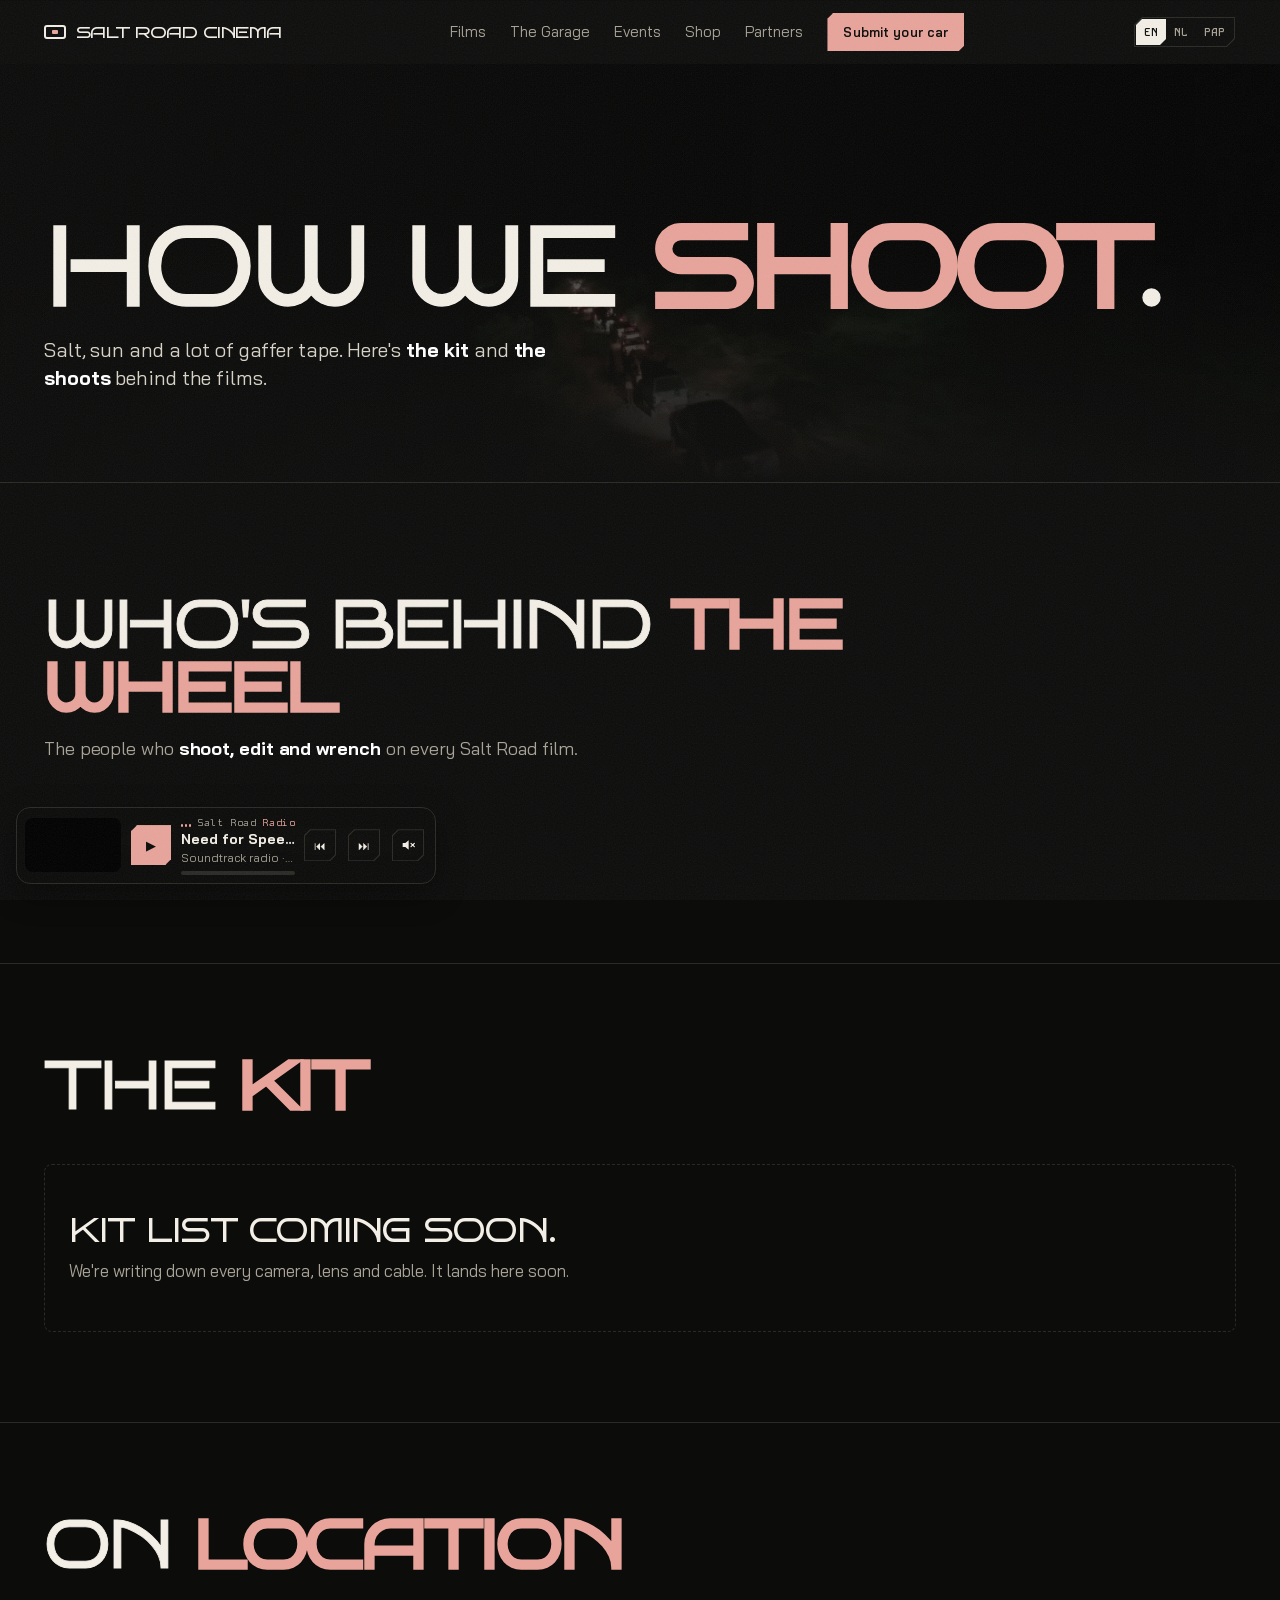
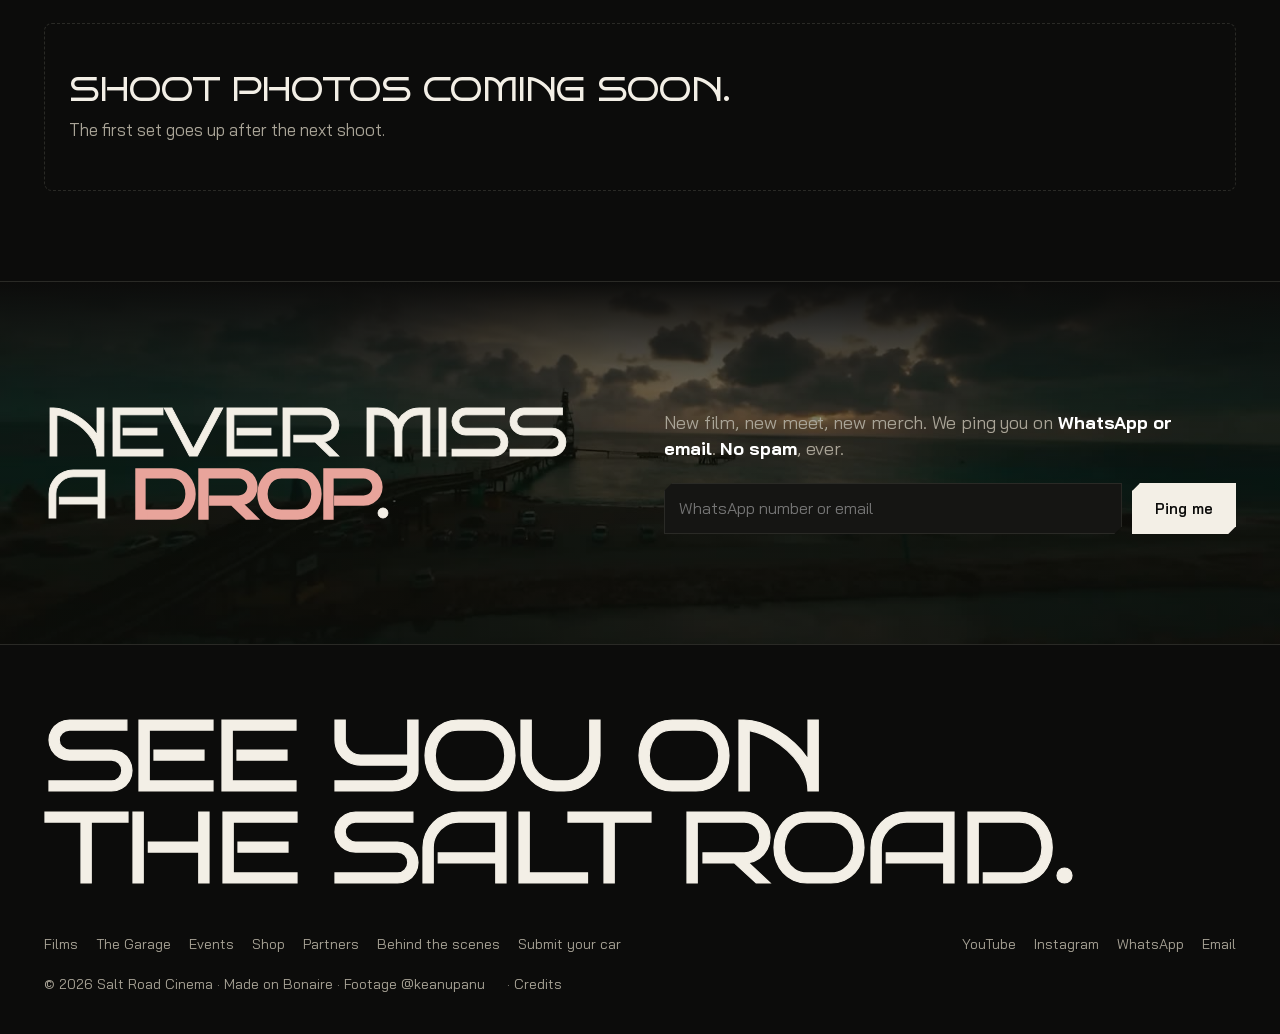
<file: behind-the-scenes.html>
<!doctype html>
<html lang="en">
<head>
<meta charset="utf-8">
<meta name="viewport" content="width=device-width,initial-scale=1">
<title>Behind the scenes | Salt Road Cinema</title>
<meta name="description" content="How Salt Road Cinema shoots cars on Bonaire. The kit and the shoots.">
<meta name="robots" content="noindex">
<link href="fonts/site-fonts.css" rel="stylesheet">
<link rel="icon" href="favicon.svg" type="image/svg+xml">
<link rel="stylesheet" href="assets/styles.css">
<link rel="stylesheet" href="assets/css/bts.css">
</head>
<body data-page="bts">
<div data-shell="nav"></div>

<header class="page-head" data-bg="bts"><div class="wrap">
  <h1 data-i18n-html="bts.h1"></h1>
  <p class="sub" data-i18n="bts.sub"></p>
</div></header>

<main>
  <section id="crew"><div class="wrap">
    <div class="head reveal"><div><h2 data-i18n-html="bts.crew.h"></h2><p class="sub" data-i18n="bts.crew.sub"></p></div></div>
    <div id="crew-body" class="crew-grid"></div>
  </div></section>

  <section id="gear"><div class="wrap">
    <div class="head reveal"><h2 data-i18n-html="bts.gear.h"></h2></div>
    <div id="gear-body"></div>
  </div></section>

  <section id="shoots"><div class="wrap">
    <div class="head reveal"><h2 data-i18n-html="bts.shoots.h"></h2></div>
    <div id="shoots-body"></div>
  </div></section>
</main>

<dialog id="lightbox" class="lightbox" aria-label="Photo viewer">
  <button class="lb-close" id="lb-close" type="button" data-i18n-aria="bts.close">&times;</button>
  <button class="lb-nav lb-prev" id="lb-prev" type="button" data-i18n-aria="bts.prev">&#8592;</button>
  <figure>
    <img id="lb-img" alt="">
    <figcaption id="lb-cap"></figcaption>
  </figure>
  <button class="lb-nav lb-next" id="lb-next" type="button" data-i18n-aria="bts.next">&#8594;</button>
</dialog>

<div data-shell="signup"></div><div data-shell="footer"></div>

<script src="assets/config.js"></script>
<script src="assets/i18n.js"></script>
<script src="assets/i18n/bts.js"></script>
<script src="data/gear.js"></script>
<script src="data/images.js"></script>
<script src="assets/shell.js"></script>
<script src="assets/bts.js"></script>
</body>
</html>
</file>
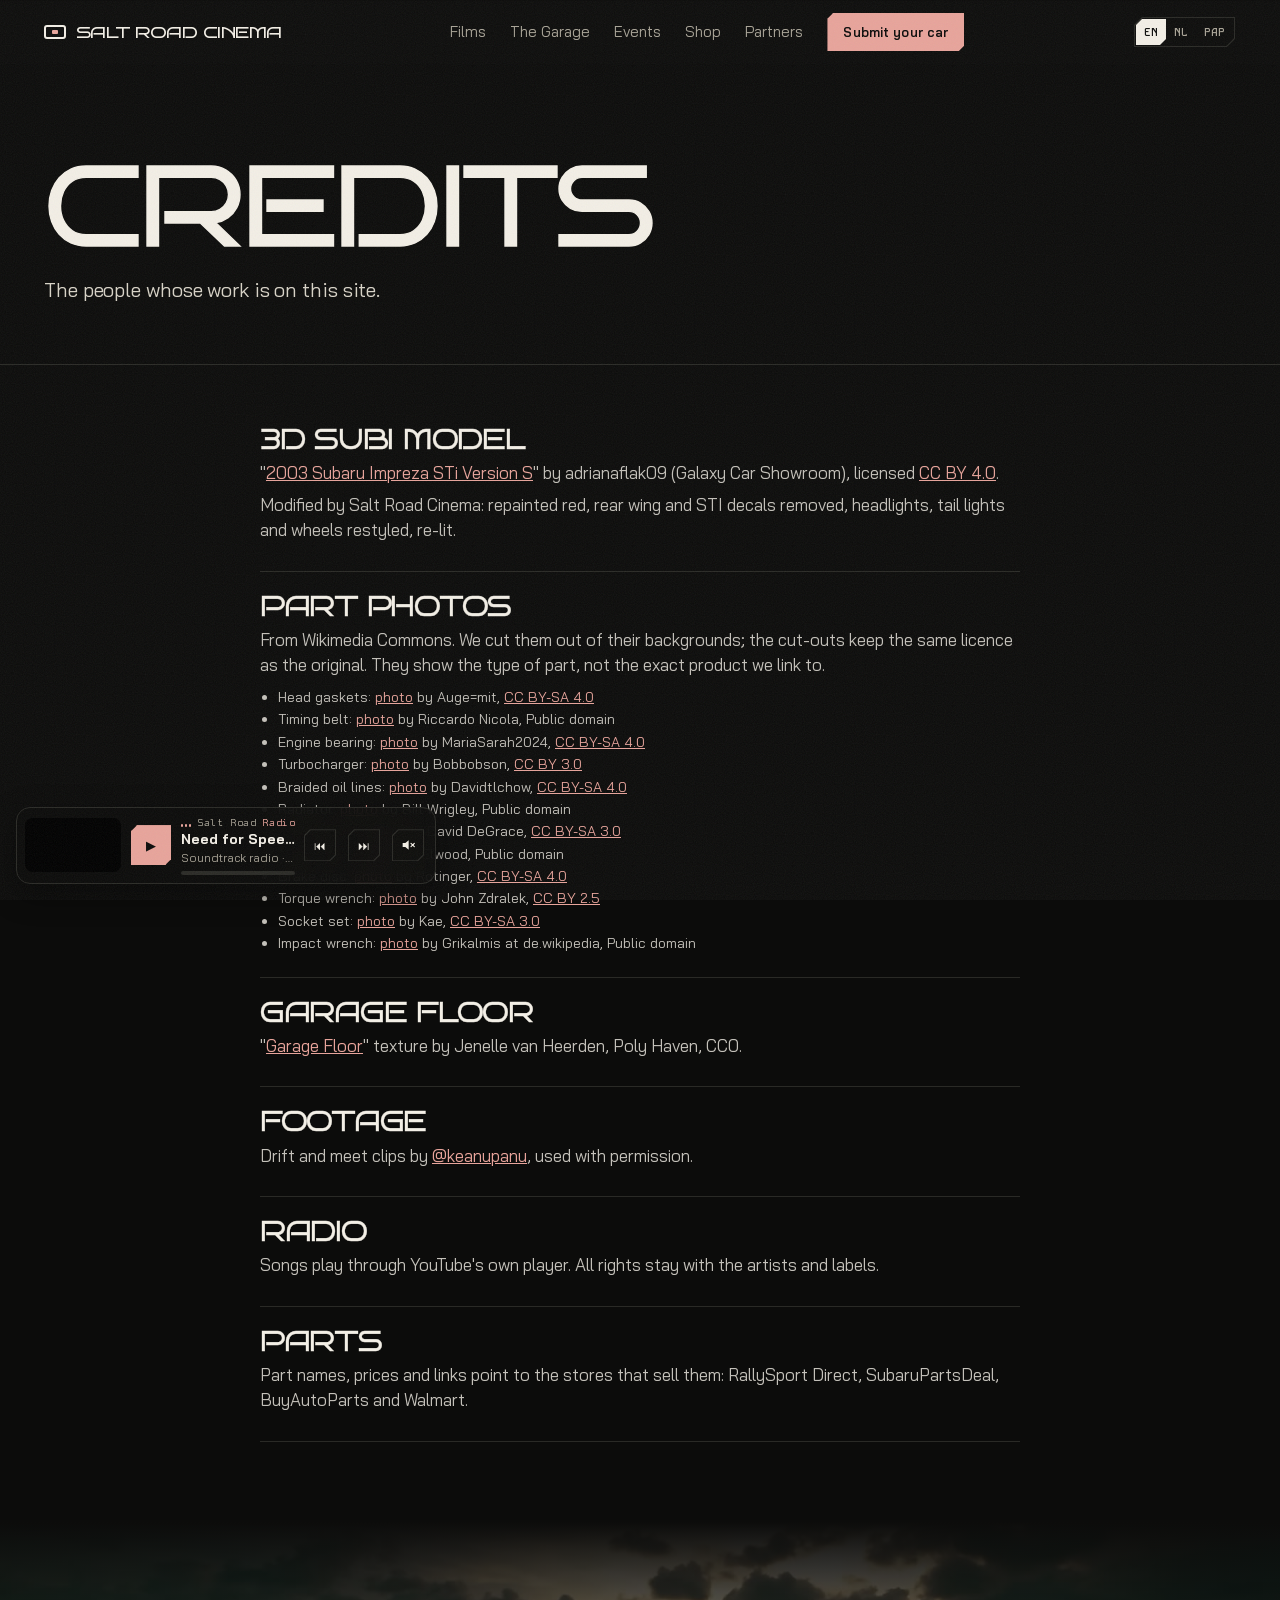
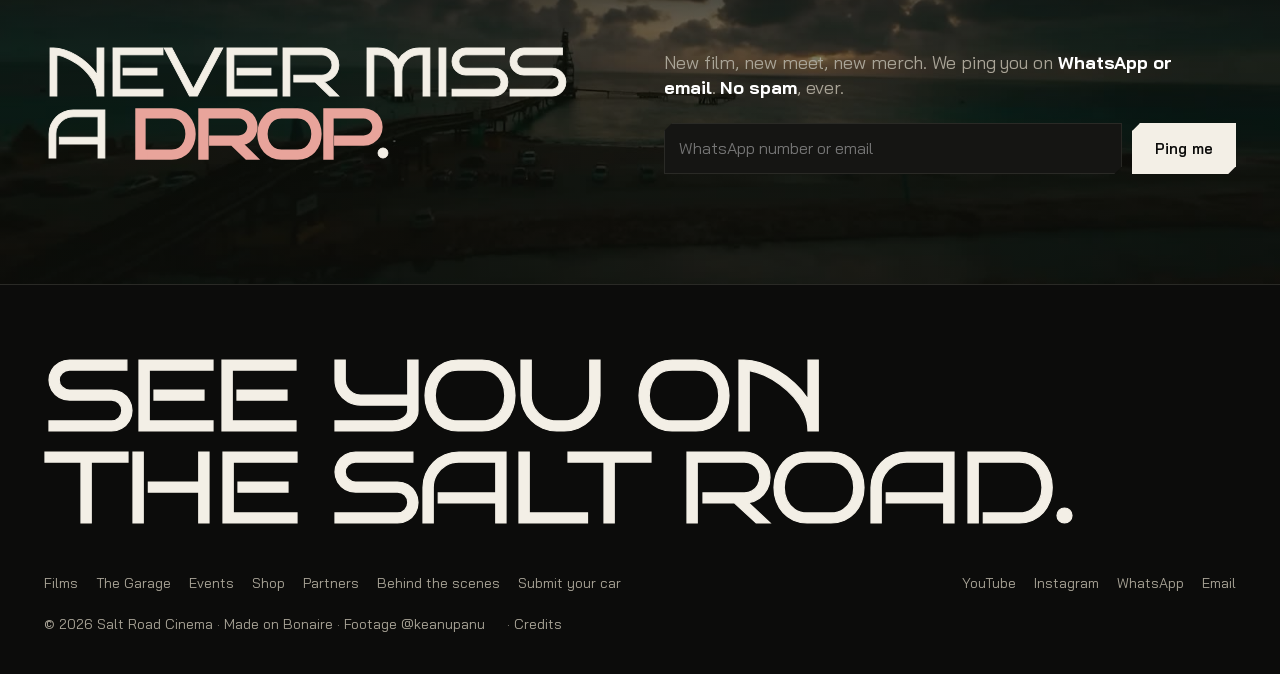
<file: credits.html>
<!doctype html>
<html lang="en">
<head>
<meta charset="utf-8">
<meta name="viewport" content="width=device-width,initial-scale=1">
<title>Credits | Salt Road Cinema</title>
<meta name="description" content="Credits for the footage, music, 3D models and images used on Salt Road Cinema.">
<meta name="robots" content="noindex">
<link href="fonts/site-fonts.css" rel="stylesheet">
<link rel="icon" href="favicon.svg" type="image/svg+xml">
<link rel="stylesheet" href="assets/styles.css">
<style>
  .credits{max-width:760px;margin:0 auto;padding:40px 0 80px}
  .credit{padding:22px 0;border-bottom:1px solid var(--line)}
  .credit h2{font-size:clamp(20px,2.2vw,28px);margin:0 0 8px}
  .credit p{margin:0 0 6px;color:rgba(243,239,230,.8);line-height:1.5}
  .credit a{color:#e8a49b}
  .credit-list{margin:8px 0 0;padding-left:18px;color:rgba(243,239,230,.8);line-height:1.6;font-size:14px}
</style>
</head>
<body data-page="credits">
<div data-shell="nav"></div>

<header class="page-head"><div class="wrap">
  <h1>Credits</h1>
  <p class="sub">The people whose work is on this site.</p>
</div></header>

<main><div class="wrap credits">
  <div class="credit">
    <h2>3D Subi model</h2>
    <p>"<a href="https://sketchfab.com/3d-models/2003-subaru-impreza-sti-version-s-b34527fad0d3470a8cd39ff9356147d7" target="_blank" rel="noopener">2003 Subaru Impreza STi Version S</a>" by adrianaflak09 (Galaxy Car Showroom), licensed <a href="https://creativecommons.org/licenses/by/4.0/" target="_blank" rel="noopener">CC BY 4.0</a>.</p>
    <p>Modified by Salt Road Cinema: repainted red, rear wing and STI decals removed, headlights, tail lights and wheels restyled, re-lit.</p>
  </div>
  <div class="credit">
    <h2>Part photos</h2>
    <p>From Wikimedia Commons. We cut them out of their backgrounds; the cut-outs keep the same licence as the original. They show the type of part, not the exact product we link to.</p>
    <ul class="credit-list"><li>Head gaskets: <a href="https://commons.wikimedia.org/wiki/File:Zylinderkopfdichtungen_Motorsport_noBG.jpg" target="_blank" rel="noopener">photo</a> by Auge=mit, <a href="https://creativecommons.org/licenses/by-sa/4.0/" target="_blank" rel="noopener">CC BY-SA 4.0</a></li><li>Timing belt: <a href="https://commons.wikimedia.org/wiki/File:Cinghia_distribuzione.JPG" target="_blank" rel="noopener">photo</a> by Riccardo Nicola, Public domain</li><li>Engine bearing: <a href="https://commons.wikimedia.org/wiki/File:Miba_Halbschalenlager.png" target="_blank" rel="noopener">photo</a> by MariaSarah2024, <a href="https://creativecommons.org/licenses/by-sa/4.0/" target="_blank" rel="noopener">CC BY-SA 4.0</a></li><li>Turbocharger: <a href="https://commons.wikimedia.org/wiki/File:Turbocharger-1-.jpg" target="_blank" rel="noopener">photo</a> by Bobbobson, <a href="https://creativecommons.org/licenses/by/3.0/" target="_blank" rel="noopener">CC BY 3.0</a></li><li>Braided oil lines: <a href="https://commons.wikimedia.org/wiki/File:050_fitting.jpg" target="_blank" rel="noopener">photo</a> by Davidtlchow, <a href="https://creativecommons.org/licenses/by-sa/4.0/" target="_blank" rel="noopener">CC BY-SA 4.0</a></li><li>Radiator: <a href="https://commons.wikimedia.org/wiki/File:Automobile_radiator.jpg" target="_blank" rel="noopener">photo</a> by Bill Wrigley, Public domain</li><li>Fuel injector: <a href="https://commons.wikimedia.org/wiki/File:Deka_VII_Standard_Standard.jpg" target="_blank" rel="noopener">photo</a> by David DeGrace, <a href="https://creativecommons.org/licenses/by-sa/3.0/" target="_blank" rel="noopener">CC BY-SA 3.0</a></li><li>Clutch disc: <a href="https://commons.wikimedia.org/wiki/File:Disco_frizione.JPG" target="_blank" rel="noopener">photo</a> by Elwood, Public domain</li><li>Brake disc: <a href="https://commons.wikimedia.org/wiki/File:Tarcz_lozysko_mech.jpg" target="_blank" rel="noopener">photo</a> by Rotinger, <a href="https://creativecommons.org/licenses/by-sa/4.0/" target="_blank" rel="noopener">CC BY-SA 4.0</a></li><li>Torque wrench: <a href="https://commons.wikimedia.org/wiki/File:1980_c1980_Torque_wrench%2C_140ft-lbs_19.36m-kg%2C_nominally_14-20in%2C_.5in_socket_drive%2C_Craftsman_44641_WF%2C_Sears_prv.jpg" target="_blank" rel="noopener">photo</a> by John Zdralek, <a href="https://creativecommons.org/licenses/by/2.5/" target="_blank" rel="noopener">CC BY 2.5</a></li><li>Socket set: <a href="https://commons.wikimedia.org/wiki/File:Socket_wrench_and_sockets.JPG" target="_blank" rel="noopener">photo</a> by Kae, <a href="https://creativecommons.org/licenses/by-sa/3.0/" target="_blank" rel="noopener">CC BY-SA 3.0</a></li><li>Impact wrench: <a href="https://commons.wikimedia.org/wiki/File:Schlagschrauber_Druckluft.jpg" target="_blank" rel="noopener">photo</a> by Grikalmis at de.wikipedia, Public domain</li></ul>
  </div>
  <div class="credit">
    <h2>Garage floor</h2>
    <p>"<a href="https://polyhaven.com/a/garage_floor" target="_blank" rel="noopener">Garage Floor</a>" texture by Jenelle van Heerden, Poly Haven, CC0.</p>
  </div>
  <div class="credit">
    <h2>Footage</h2>
    <p>Drift and meet clips by <a href="https://www.instagram.com/keanupanu/" target="_blank" rel="noopener">@keanupanu</a>, used with permission.</p>
  </div>
  <div class="credit">
    <h2>Radio</h2>
    <p>Songs play through YouTube's own player. All rights stay with the artists and labels.</p>
  </div>
  <div class="credit">
    <h2>Parts</h2>
    <p>Part names, prices and links point to the stores that sell them: RallySport Direct, SubaruPartsDeal, BuyAutoParts and Walmart.</p>
  </div>
</div></main>

<div data-shell="signup"></div><div data-shell="footer"></div>

<script src="assets/config.js"></script>
<script src="assets/i18n.js"></script>
<script src="data/images.js"></script>
<script src="assets/shell.js"></script>
</body>
</html>
</file>
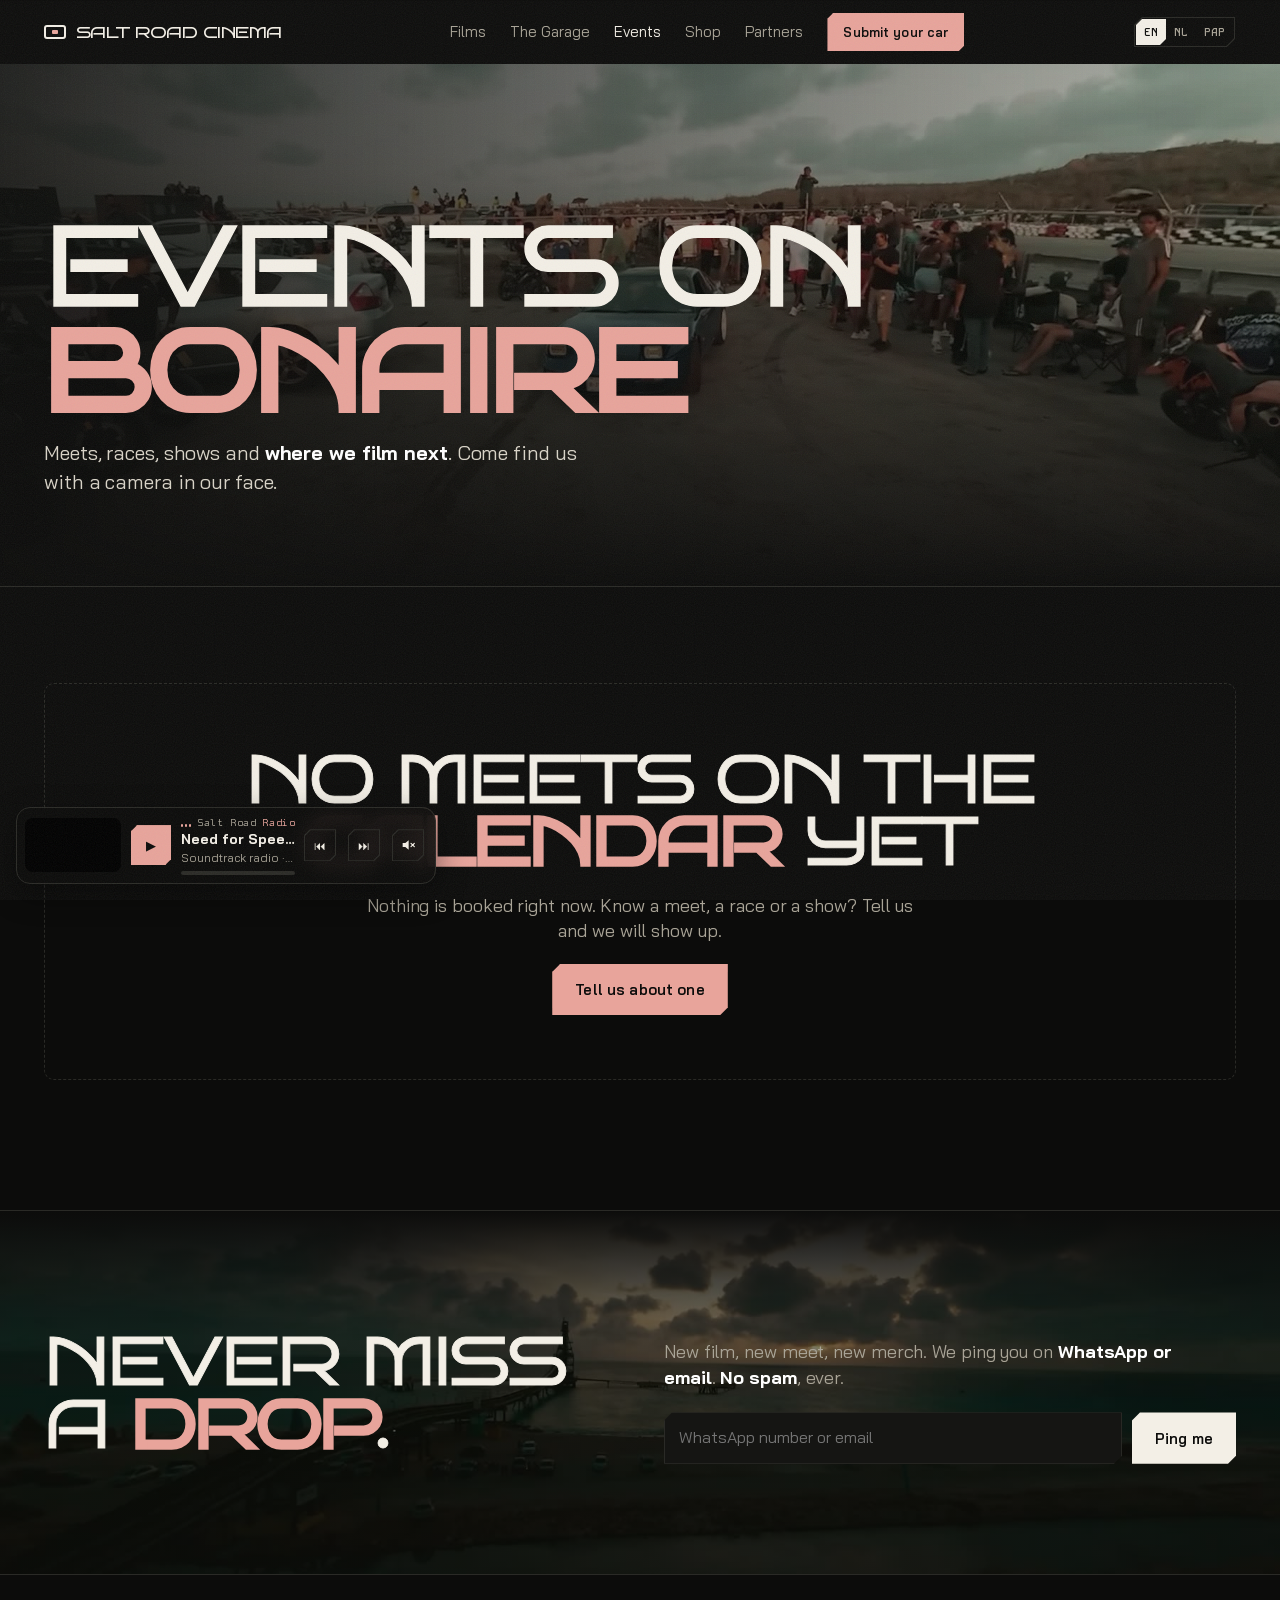
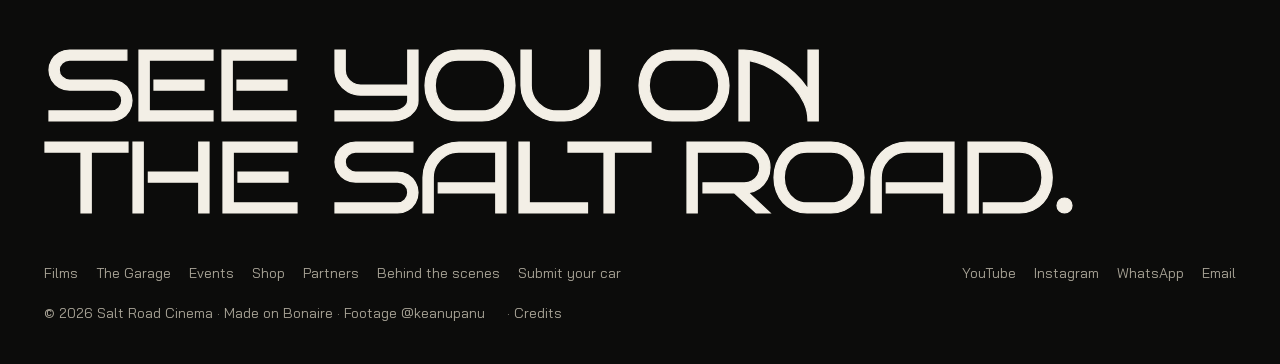
<file: events.html>
<!doctype html>
<html lang="en">
<head>
<meta charset="utf-8">
<meta name="viewport" content="width=device-width,initial-scale=1">
<title>Events on Bonaire | Salt Road Cinema</title>
<meta name="description" content="Car meets, races, shows and where Salt Road Cinema films next on Bonaire.">
<meta name="robots" content="noindex">
<link href="fonts/site-fonts.css" rel="stylesheet">
<link rel="icon" href="favicon.svg" type="image/svg+xml">
<link rel="stylesheet" href="assets/styles.css">
<link rel="stylesheet" href="assets/css/events.css">
</head>
<body data-page="events">
<div data-shell="nav"></div>

<header class="page-head" data-bg="events"><div class="wrap">
  <h1 data-i18n-html="events.title">Events on <em>Bonaire</em></h1>
  <p class="sub" data-i18n="events.sub"></p>
</div></header>

<section class="ev-wrap">
  <div class="wrap"><p class="demo-note" id="demo-note" hidden data-i18n="events.demo"></p></div>
  <div id="events-root"></div>
</section>

<div data-shell="signup"></div>
<div data-shell="footer"></div>

<script src="assets/config.js"></script>
<script src="assets/i18n.js"></script>
<script src="assets/i18n/events.js"></script>
<script src="data/events.js"></script>
<script src="data/images.js"></script>
<script src="assets/shell.js"></script>
<script src="assets/events.js"></script>
</body>
</html>
</file>
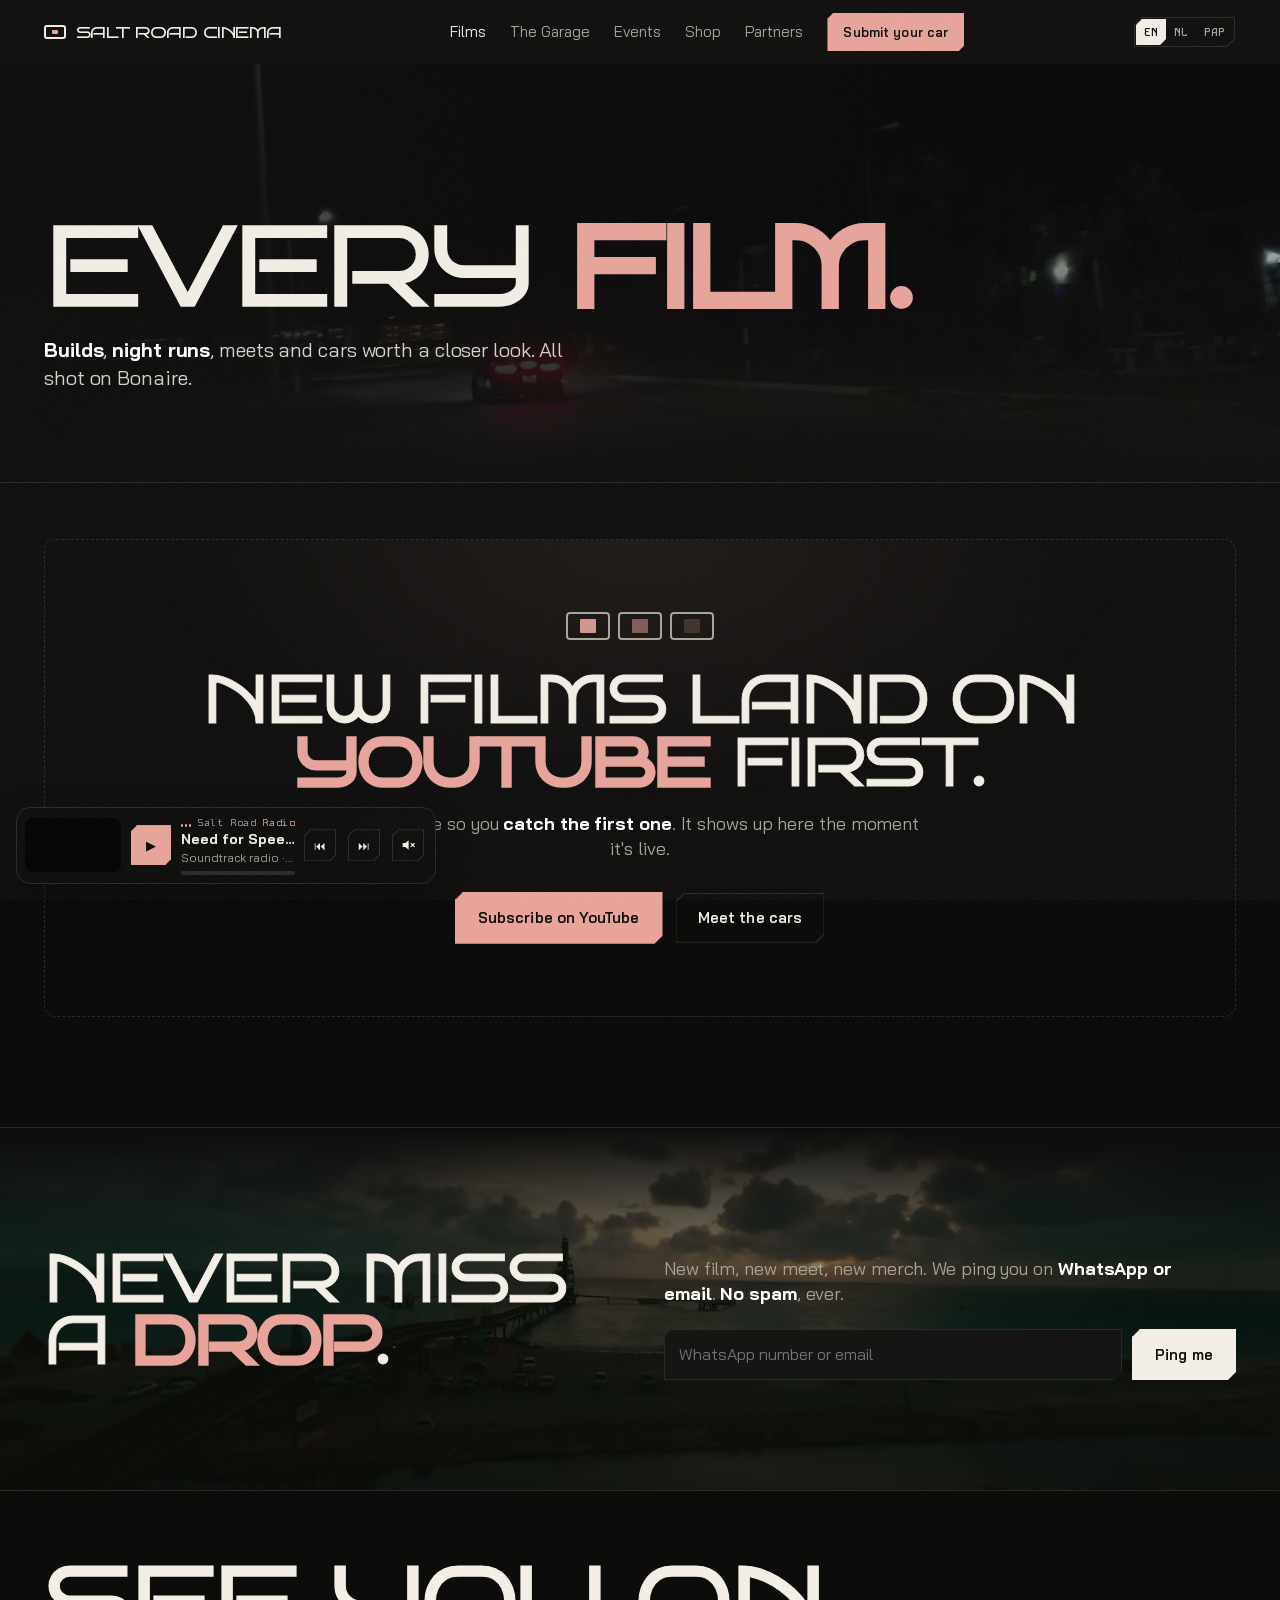
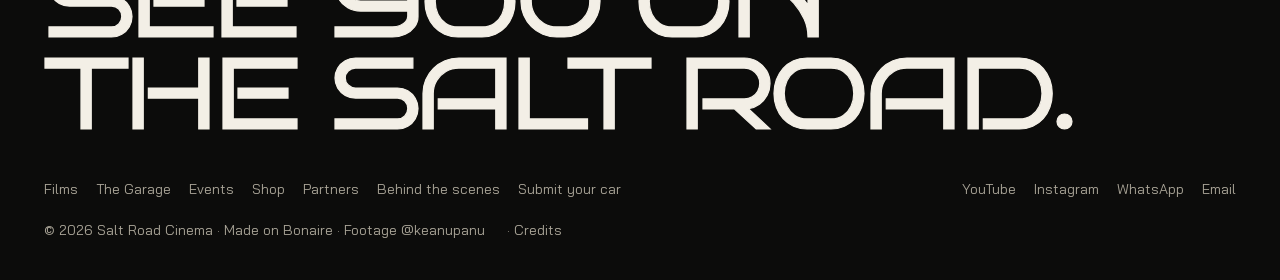
<file: films.html>
<!doctype html>
<html lang="en">
<head>
<meta charset="utf-8">
<meta name="viewport" content="width=device-width,initial-scale=1">
<title>Films | Salt Road Cinema</title>
<meta name="description" content="Car films from Bonaire. Builds, night runs, meets and car spotlights from Salt Road Cinema.">
<meta name="robots" content="noindex">
<link href="fonts/site-fonts.css" rel="stylesheet">
<link rel="icon" href="favicon.svg" type="image/svg+xml">
<link rel="stylesheet" href="assets/styles.css">
<link rel="stylesheet" href="assets/css/films.css">
</head>
<body data-page="films">
<div data-shell="nav"></div>

<header class="page-head" data-bg="films"><div class="wrap">
  <h1 data-i18n-html="films.title"></h1>
  <p class="sub" data-i18n="films.sub"></p>
</div></header>

<section class="films-feature" id="featured-sec" hidden><div class="wrap">
  <div id="featured"></div>
</div></section>

<section class="films-all"><div class="wrap">
  <div class="filters" id="filters" role="group" data-i18n-aria="films.filter.aria" hidden></div>
  <div class="cards" id="grid"></div>
  <div class="films-empty" id="empty" hidden>
    <div class="reel-mark" aria-hidden="true"><i></i><i></i><i></i></div>
    <h2 data-i18n-html="films.empty.title"></h2>
    <p class="sub" data-i18n="films.empty.sub"></p>
    <div class="ctas">
      <a class="btn btn-pan" id="sub-btn" href="#" target="_blank" rel="noopener" data-i18n="films.subscribe"></a>
      <a class="btn btn-ghost" href="garage.html" data-i18n="films.empty.garage"></a>
    </div>
  </div>
  <p class="films-demo-note" id="demo-note" hidden data-i18n="films.demo.note"></p>
</div></section>

<dialog id="player" aria-label="Video player">
  <button class="close" type="button" id="player-close" data-i18n-aria="films.close">×</button>
  <div class="stage" id="stage"></div>
  <div class="meta"><div><h3 id="player-title"></h3><span id="player-meta"></span></div>
    <a class="btn btn-ghost btn-sm" id="player-yt" href="#" target="_blank" rel="noopener" data-i18n="films.onyoutube"></a></div>
</dialog>

<div data-shell="signup"></div><div data-shell="footer"></div>

<script src="assets/config.js"></script>
<script src="assets/i18n.js"></script>
<script src="assets/i18n/films.js"></script>
<script src="data/videos.js"></script>
<script src="data/images.js"></script>
<script src="assets/shell.js"></script>
<script src="assets/films.js"></script>
</body>
</html>
</file>
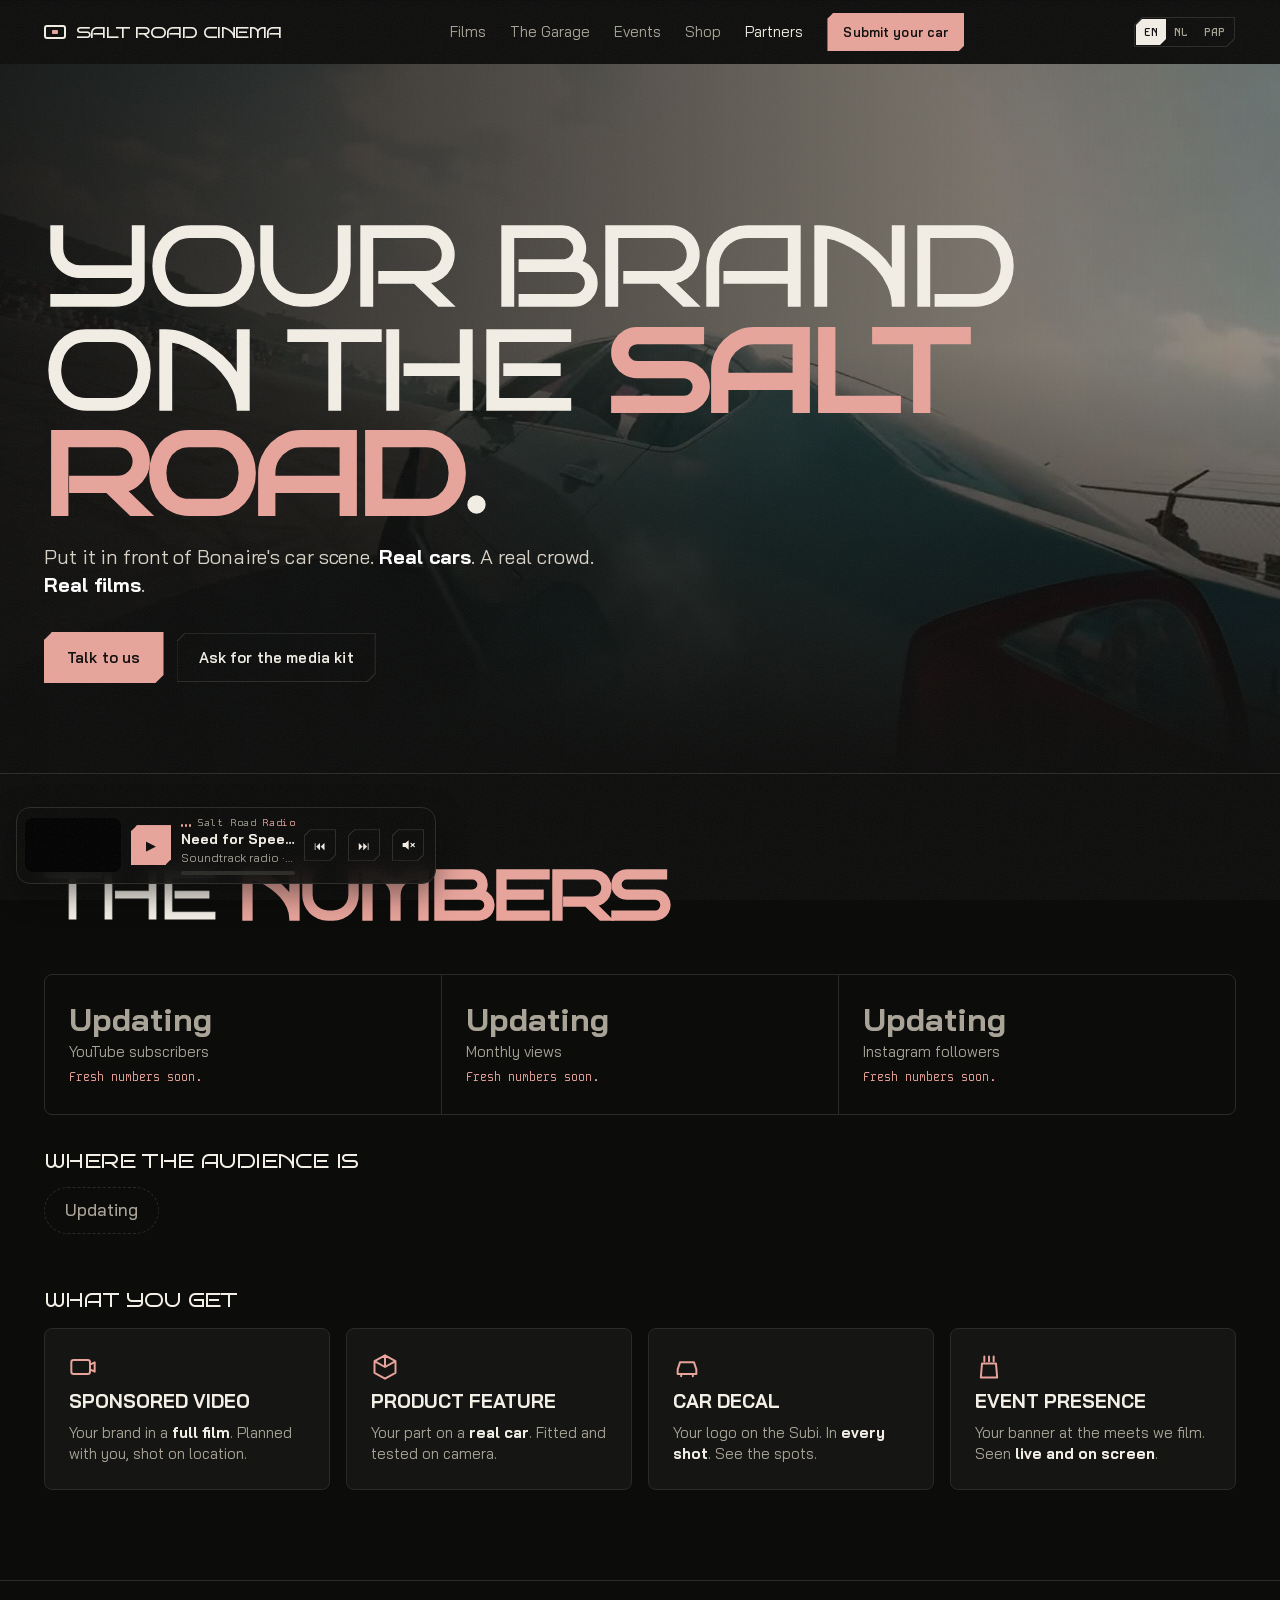
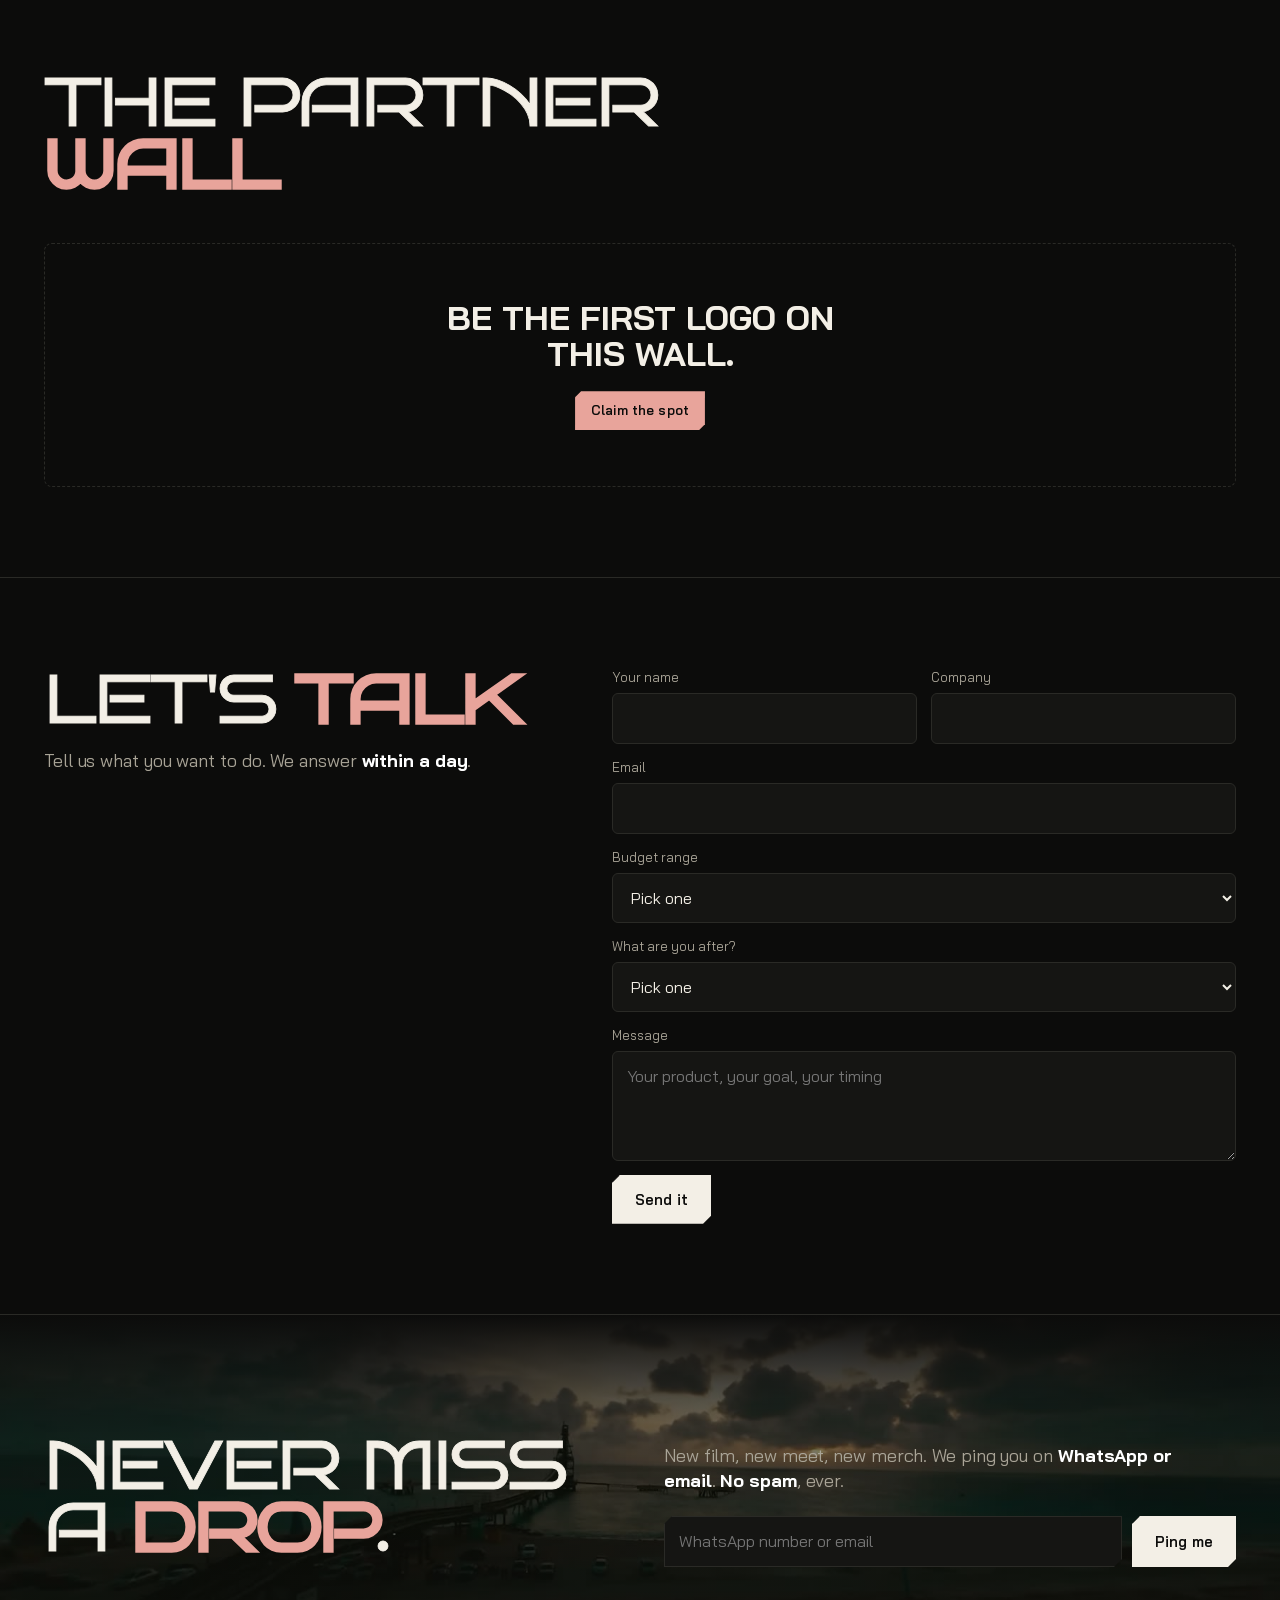
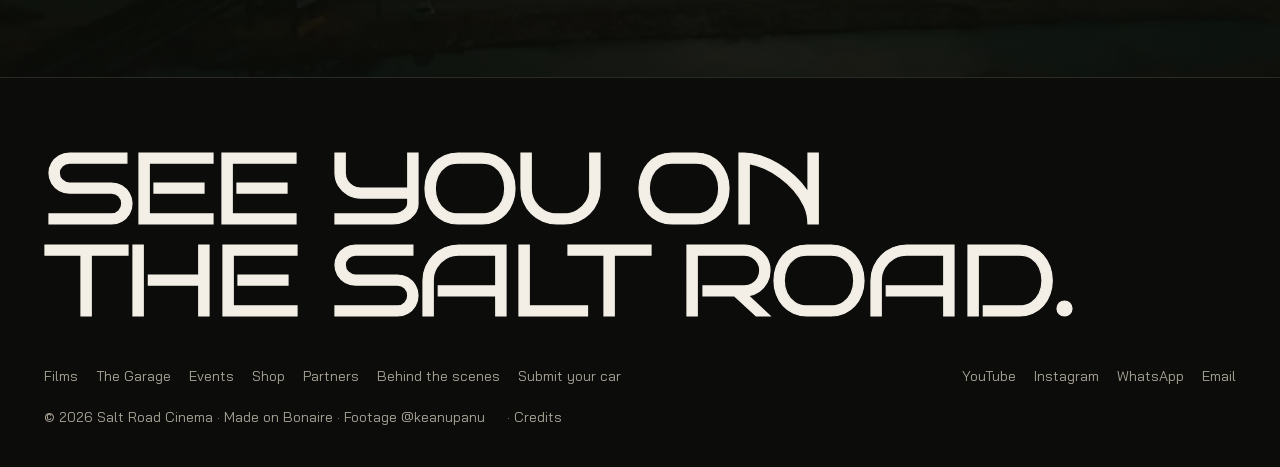
<file: partners.html>
<!doctype html>
<html lang="en">
<head>
<meta charset="utf-8">
<meta name="viewport" content="width=device-width,initial-scale=1">
<title>Partners | Salt Road Cinema</title>
<meta name="description" content="Put your brand in front of Bonaire's car scene. Media kit, partner wall and enquiry form.">
<meta name="robots" content="noindex">
<link href="fonts/site-fonts.css" rel="stylesheet">
<link rel="icon" href="favicon.svg" type="image/svg+xml">
<link rel="stylesheet" href="assets/styles.css">
<link rel="stylesheet" href="assets/css/partners.css">
</head>
<body data-page="partners">
<div data-shell="nav"></div>

<header class="page-head" data-bg="partners"><div class="wrap">
  <h1 data-i18n-html="partners.h1"></h1>
  <p class="sub" data-i18n="partners.sub"></p>
  <p class="head-cta">
    <a class="btn btn-pan" href="#enquire" data-i18n="partners.cta"></a>
    <a class="btn btn-ghost" id="kit-link" href="#" data-i18n="partners.kit"></a>
  </p>
</div></header>

<main>
  <section id="kit"><div class="wrap">
    <div class="head reveal"><h2 data-i18n-html="partners.kit.h"></h2></div>
    <div class="stat-row" id="stat-row"></div>
    <div class="audience reveal">
      <h3 data-i18n="partners.aud.h"></h3>
      <ul class="places" id="places"></ul>
    </div>
    <h3 class="offer-h reveal" data-i18n="partners.offer.h"></h3>
    <div class="offers" id="offers"></div>
  </div></section>

  <section id="wall"><div class="wrap">
    <div class="head reveal"><h2 data-i18n-html="partners.wall.h"></h2></div>
    <div id="wall-body"></div>
  </div></section>

  <section id="enquire"><div class="wrap enq">
    <div class="reveal">
      <h2 data-i18n-html="partners.form.h"></h2>
      <p class="sub" data-i18n="partners.form.sub"></p>
    </div>
    <form id="enq-form" class="sponsor reveal">
      <label><span data-i18n="partners.f.name"></span><input name="name" required autocomplete="name"></label>
      <label><span data-i18n="partners.f.company"></span><input name="company" required autocomplete="organization"></label>
      <label class="full"><span data-i18n="partners.f.email"></span><input name="email" type="email" required autocomplete="email"></label>
      <label class="full"><span data-i18n="partners.f.budget"></span>
        <select name="budget" id="f-budget" required></select>
      </label>
      <label class="full"><span data-i18n="partners.f.want"></span>
        <select name="want" id="f-want" required></select>
      </label>
      <label class="full"><span data-i18n="partners.f.msg"></span><textarea name="message" data-i18n-ph="partners.f.msg.ph"></textarea></label>
      <div class="full"><button class="btn btn-salt" type="submit" data-i18n="common.send"></button></div>
      <p class="form-ok full" id="enq-ok" hidden role="status"></p>
      <p class="form-bad full" id="enq-bad" hidden role="alert" data-i18n="partners.err"></p>
    </form>
  </div></section>
</main>

<div data-shell="signup"></div><div data-shell="footer"></div>

<script src="assets/config.js"></script>
<script src="assets/i18n.js"></script>
<script src="assets/i18n/partners.js"></script>
<script src="data/partners.js"></script>
<script src="data/images.js"></script>
<script src="assets/shell.js"></script>
<script src="assets/partners.js"></script>
</body>
</html>
</file>
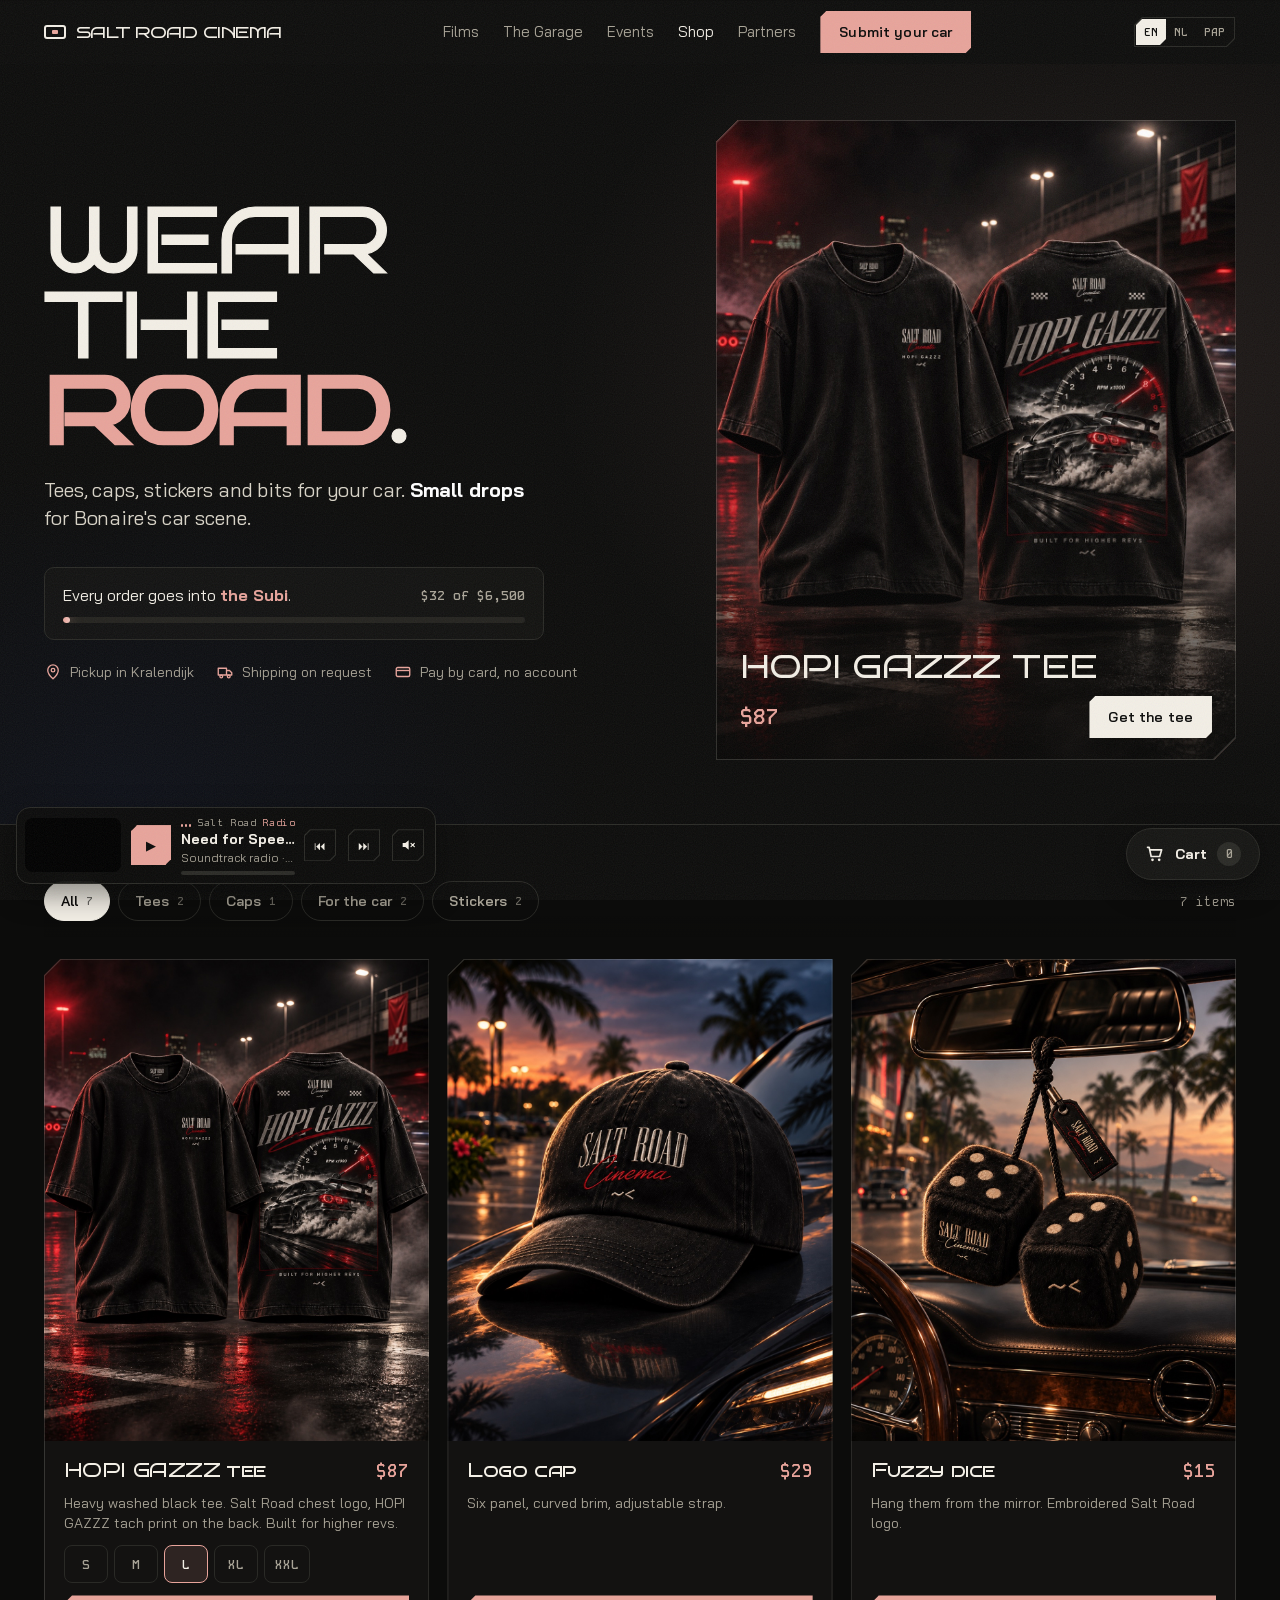
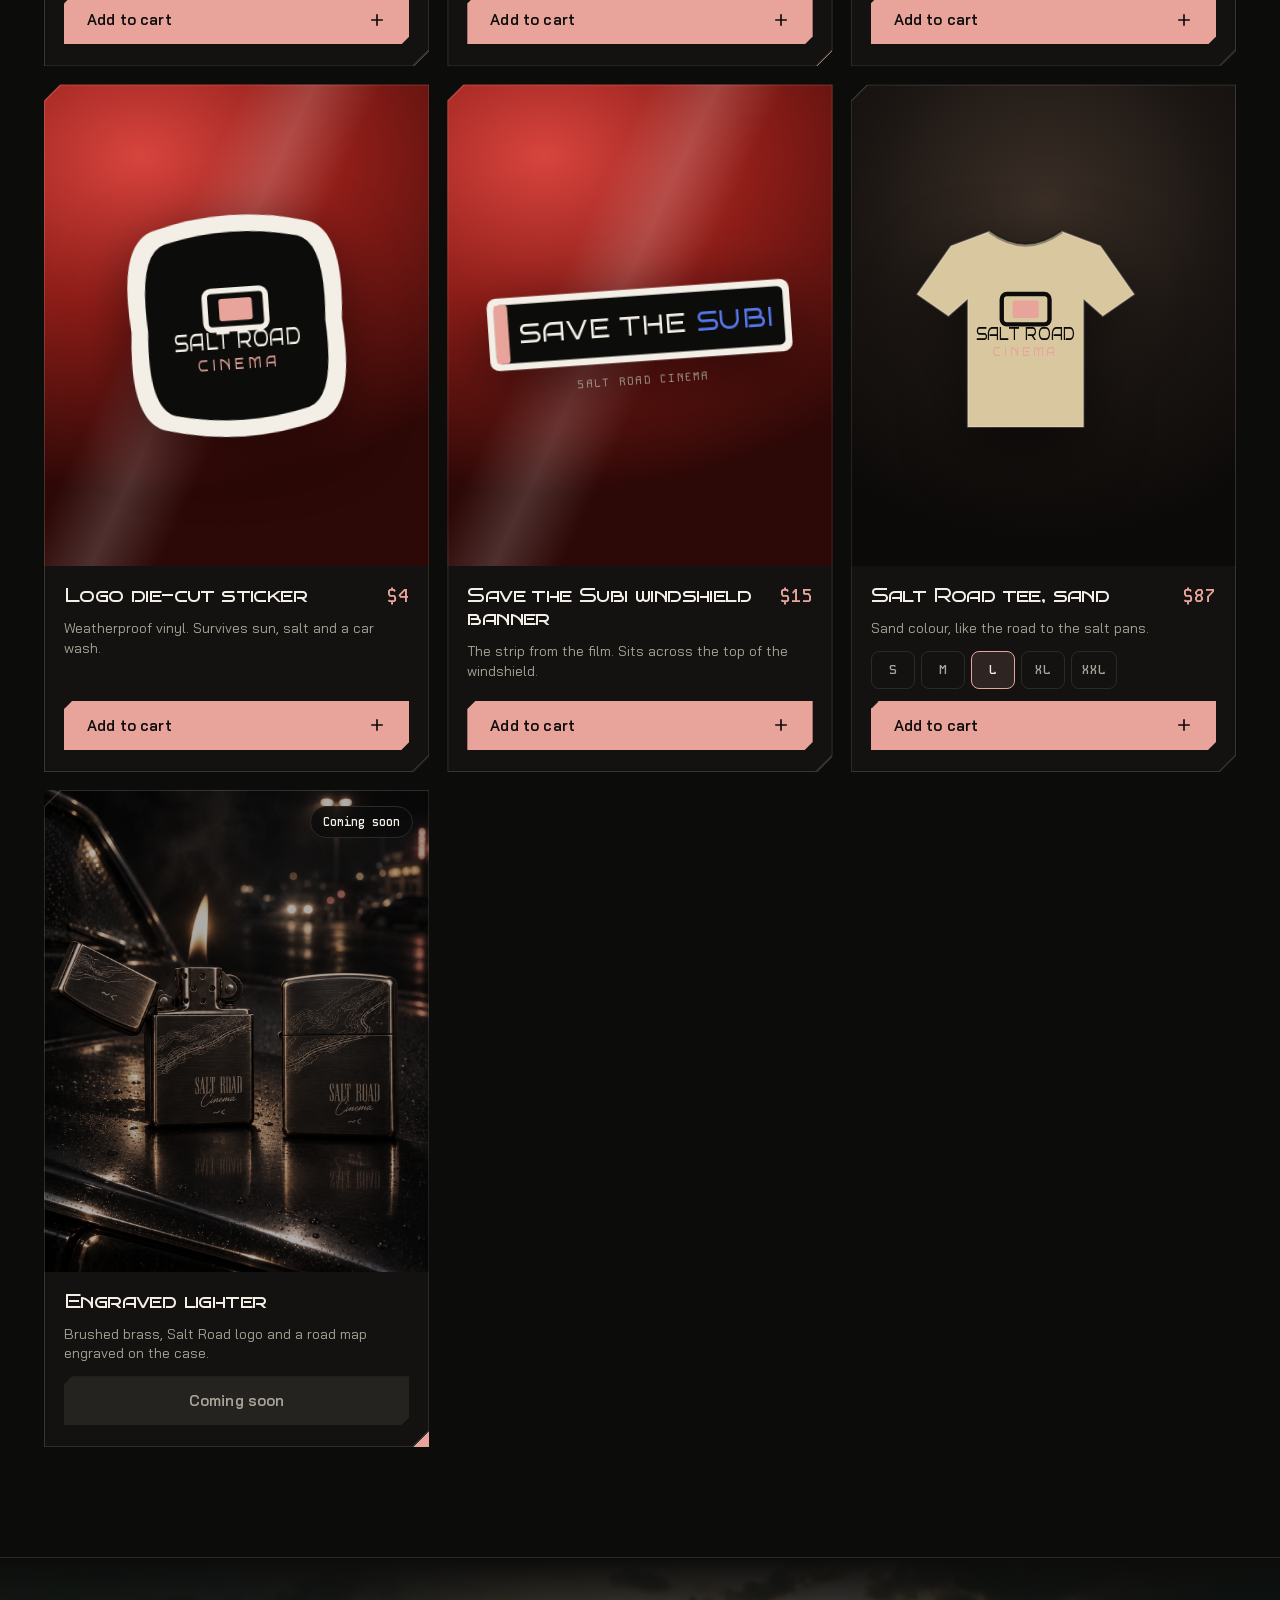
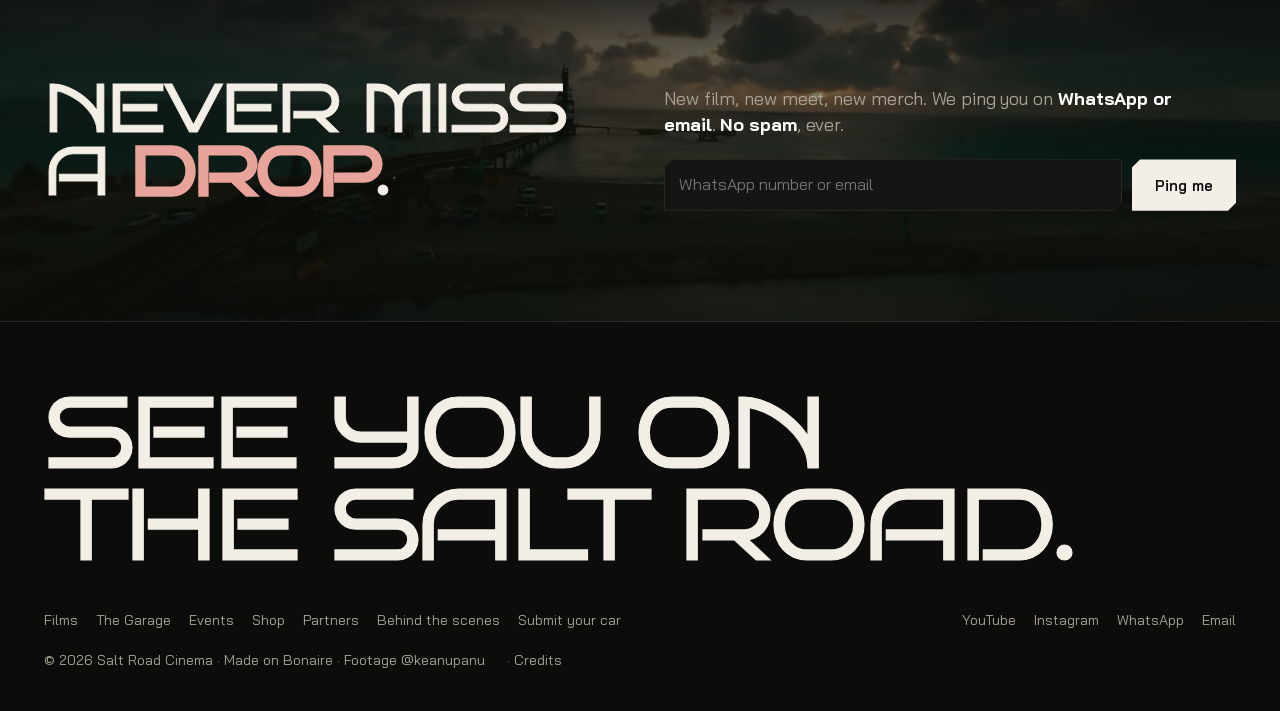
<file: shop.html>
<!doctype html>
<html lang="en">
<head>
<meta charset="utf-8">
<meta name="viewport" content="width=device-width,initial-scale=1">
<title>Shop | Salt Road Cinema</title>
<meta name="description" content="Stickers, tees and a cap from Salt Road Cinema. Pickup in Kralendijk or shipping on request.">
<meta name="robots" content="noindex">
<link href="fonts/site-fonts.css" rel="stylesheet">
<link rel="icon" href="favicon.svg" type="image/svg+xml">
<link rel="stylesheet" href="assets/styles.css">
<link rel="stylesheet" href="assets/css/shop.css">
</head>
<body data-page="shop">
<div data-shell="nav"></div>

<header class="shop-hero"><div class="wrap sh-grid">
  <div class="sh-copy">
    <h1 data-i18n-html="shop.h1"></h1>
    <p class="sub" data-i18n-html="shop.sub2"></p>
    <a class="sh-fund" href="subi.html">
      <span class="sh-fund-t" data-i18n-html="shop.fund"></span>
      <span class="sh-bar"><i id="sh-bar"></i></span>
      <span class="sh-fund-n" id="sh-fund-n"></span>
    </a>
    <ul class="sh-facts">
      <li><svg viewBox="0 0 24 24" aria-hidden="true"><path d="M12 21s-7-6.2-7-11.5A7 7 0 0 1 19 9.5C19 14.8 12 21 12 21z"/><circle cx="12" cy="9.5" r="2.4"/></svg><span data-i18n="shop.fact.pickup"></span></li>
      <li><svg viewBox="0 0 24 24" aria-hidden="true"><path d="M3 7h11v9H3zM14 10h4l3 3v3h-7z"/><circle cx="7" cy="18" r="1.8"/><circle cx="17" cy="18" r="1.8"/></svg><span data-i18n="shop.fact.ship"></span></li>
      <li><svg viewBox="0 0 24 24" aria-hidden="true"><rect x="3" y="6" width="18" height="12" rx="2"/><path d="M3 10h18"/></svg><span data-i18n="shop.fact.pay"></span></li>
    </ul>
  </div>
  <a class="sh-feature cut" id="sh-feature" href="#tee-logo-black"></a>
</div></header>

<main>
  <section class="shop"><div class="wrap">
    <div class="shop-bar">
      <div class="chips" id="shop-chips" role="tablist"></div>
      <span class="shop-count" id="shop-count"></span>
    </div>
    <div id="shop-grid" class="pgrid"></div>
  </div></section>
</main>

<button class="cart-fab" id="cart-open" type="button" aria-haspopup="dialog">
  <svg viewBox="0 0 24 24" width="20" height="20" aria-hidden="true"><path d="M3 4h2l2.4 11h10.2L20 7H6.2" fill="none" stroke="currentColor" stroke-width="2" stroke-linecap="round" stroke-linejoin="round"/><circle cx="9" cy="19" r="1.6" fill="currentColor"/><circle cx="17" cy="19" r="1.6" fill="currentColor"/></svg>
  <span data-i18n="shop.cart"></span>
  <b id="cart-count">0</b>
</button>

<dialog id="cart" class="cart" aria-labelledby="cart-title">
  <div class="cart-head">
    <h3 id="cart-title" data-i18n="shop.cart"></h3>
    <button class="btn btn-ghost btn-sm" id="cart-close" type="button" data-i18n="shop.close"></button>
  </div>
  <div id="cart-lines" class="cart-lines"></div>
  <form id="cart-form" class="cart-form" novalidate>
    <div class="cart-total"><span data-i18n="shop.total"></span><b id="cart-total">$0</b></div>
    <fieldset class="fulfil">
      <legend data-i18n="shop.fulfil"></legend>
      <label class="opt"><input type="radio" name="fulfil" value="pickup" checked><span data-i18n="shop.pickup"></span></label>
      <label class="opt"><input type="radio" name="fulfil" value="ship"><span data-i18n="shop.ship"></span></label>
    </fieldset>
    <label>
      <span data-i18n="shop.name"></span>
      <input name="name" autocomplete="name" required>
    </label>
    <p class="cart-err" id="cart-err" hidden data-i18n="shop.name.err"></p>
    <a class="btn btn-pan" id="cart-go" href="#" target="_blank" rel="noopener" data-i18n="shop.checkout"></a>
    <p class="cart-fine" data-i18n="shop.fine"></p>
  </form>
</dialog>

<div data-shell="signup"></div><div data-shell="footer"></div>

<script src="assets/config.js"></script>
<script src="assets/i18n.js"></script>
<script src="assets/i18n/shop.js"></script>
<script src="data/products.js"></script>
<script src="data/images.js"></script>
<script src="assets/shell.js"></script>
<script src="assets/shop.js"></script>
</body>
</html>
</file>
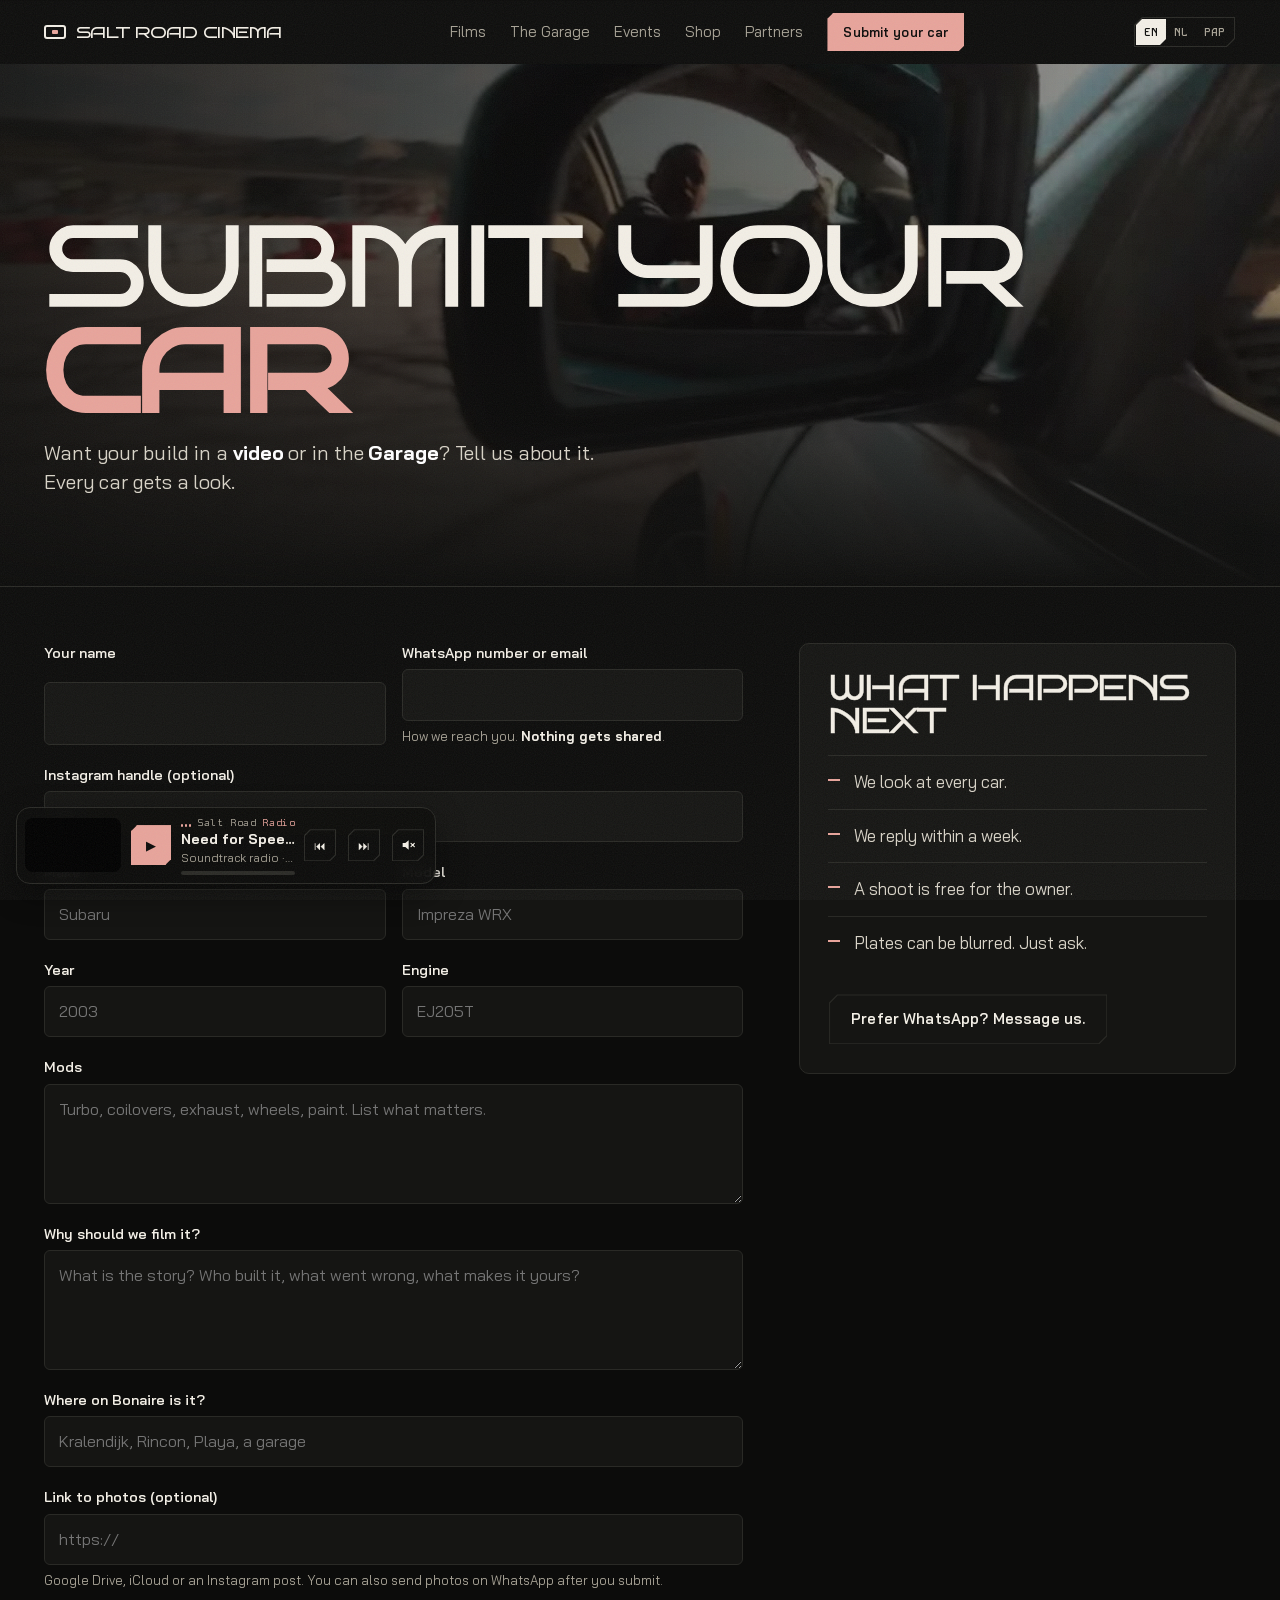
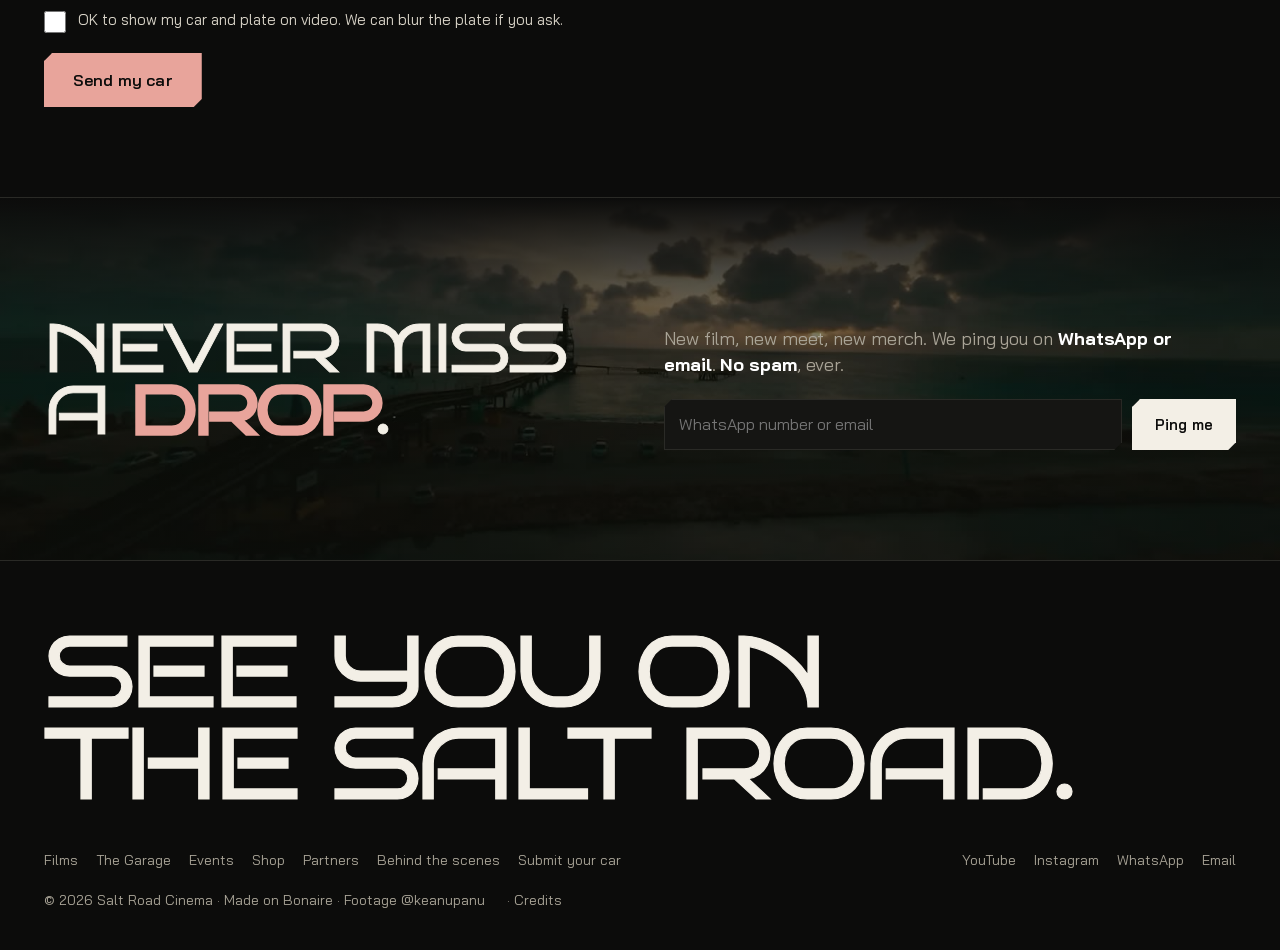
<file: submit.html>
<!doctype html>
<html lang="en">
<head>
<meta charset="utf-8">
<meta name="viewport" content="width=device-width,initial-scale=1">
<title>Submit your car | Salt Road Cinema</title>
<meta name="description" content="Get your build featured in a Salt Road Cinema video or in the Garage. Free shoot for the owner.">
<meta name="robots" content="noindex">
<link href="fonts/site-fonts.css" rel="stylesheet">
<link rel="icon" href="favicon.svg" type="image/svg+xml">
<link rel="stylesheet" href="assets/styles.css">
<link rel="stylesheet" href="assets/css/submit.css">
</head>
<body data-page="submit">
<div data-shell="nav"></div>

<header class="page-head" data-bg="submit"><div class="wrap">
  <h1 data-i18n-html="submit.title">Submit your <em>car</em></h1>
  <p class="sub" data-i18n="submit.sub"></p>
</div></header>

<section class="sub-wrap"><div class="wrap sub-grid">
  <div class="sub-main">
    <form id="car-form" class="sform" novalidate>
      <label class="f">
        <span data-i18n="submit.f.name"></span>
        <input name="name" autocomplete="name" required>
        <small class="err" data-err="name" role="alert"></small>
      </label>
      <label class="f">
        <span data-i18n="submit.f.contact"></span>
        <input name="contact" autocomplete="email" required>
        <small class="help" data-i18n="submit.f.contactHelp"></small>
        <small class="err" data-err="contact" role="alert"></small>
      </label>
      <label class="f full">
        <span data-i18n="submit.f.ig"></span>
        <input name="instagram" autocomplete="off" autocapitalize="none" placeholder="@">
      </label>

      <label class="f">
        <span data-i18n="submit.f.make"></span>
        <input name="make" required placeholder="Subaru">
        <small class="err" data-err="make" role="alert"></small>
      </label>
      <label class="f">
        <span data-i18n="submit.f.model"></span>
        <input name="model" required placeholder="Impreza WRX">
        <small class="err" data-err="model" role="alert"></small>
      </label>
      <label class="f">
        <span data-i18n="submit.f.year"></span>
        <input name="year" inputmode="numeric" maxlength="4" required placeholder="2003">
        <small class="err" data-err="year" role="alert"></small>
      </label>
      <label class="f">
        <span data-i18n="submit.f.engine"></span>
        <input name="engine" placeholder="EJ205T">
      </label>

      <label class="f full">
        <span data-i18n="submit.f.mods"></span>
        <textarea name="mods" data-i18n-ph="submit.f.modsPh"></textarea>
      </label>
      <label class="f full">
        <span data-i18n="submit.f.story"></span>
        <textarea name="story" required data-i18n-ph="submit.f.storyPh"></textarea>
        <small class="err" data-err="story" role="alert"></small>
      </label>
      <label class="f full">
        <span data-i18n="submit.f.where"></span>
        <input name="where" data-i18n-ph="submit.f.wherePh">
      </label>
      <label class="f full">
        <span data-i18n="submit.f.photos"></span>
        <input name="photos" type="url" inputmode="url" autocapitalize="none" placeholder="https://">
        <small class="help" data-i18n="submit.f.photosHelp"></small>
        <small class="err" data-err="photos" role="alert"></small>
      </label>

      <div class="full">
        <label class="check">
          <input type="checkbox" name="consent" value="yes">
          <span data-i18n="submit.f.consent"></span>
        </label>
        <small class="err" data-err="consent" role="alert"></small>
      </div>

      <div class="full actions">
        <button class="btn btn-pan" type="submit" id="car-send" data-i18n="submit.send"></button>
        <small class="err" id="car-summary" role="alert"></small>
        <p class="help" id="car-mail" hidden data-i18n="submit.mail"></p>
      </div>
    </form>

    <div class="thanks" id="car-thanks" hidden>
      <h2 data-i18n-html="submit.thanks.title"></h2>
      <p class="sub" data-i18n="submit.thanks.text"></p>
      <a class="btn btn-pan" id="car-wa" href="#" target="_blank" rel="noopener" data-i18n="submit.thanks.wa"></a>
    </div>
  </div>

  <aside class="sub-side">
    <h2 data-i18n="submit.next.title"></h2>
    <ul class="next-list">
      <li data-i18n="submit.next.1"></li>
      <li data-i18n="submit.next.2"></li>
      <li data-i18n="submit.next.3"></li>
      <li data-i18n="submit.next.4"></li>
    </ul>
    <a class="btn btn-ghost" id="side-wa" href="#" target="_blank" rel="noopener" data-i18n="submit.next.wa"></a>
  </aside>
</div></section>

<div data-shell="signup"></div>
<div data-shell="footer"></div>

<script src="assets/config.js"></script>
<script src="assets/i18n.js"></script>
<script src="assets/i18n/submit.js"></script>
<script src="data/images.js"></script>
<script src="assets/shell.js"></script>
<script src="assets/submit.js"></script>
</body>
</html>
</file>
<file: fonts/site-fonts.css>
/* Self-hosted: Bruno Ace SC (display), Bai Jamjuree (body), Kode Mono (labels). OFL. */
/* Bai Jamjuree italic 400 latin-ext */
@font-face {
  font-family: 'Bai Jamjuree';
  font-style: italic;
  font-weight: 400;
  font-display: swap;
  src: url(bai-jamjuree-italic-400-latin-ext-bcf56e98.woff2) format('woff2');
  unicode-range: U+0100-02BA, U+02BD-02C5, U+02C7-02CC, U+02CE-02D7, U+02DD-02FF, U+0304, U+0308, U+0329, U+1D00-1DBF, U+1E00-1E9F, U+1EF2-1EFF, U+2020, U+20A0-20AB, U+20AD-20C4, U+2113, U+2C60-2C7F, U+A720-A7FF;
}
/* Bai Jamjuree italic 400 latin */
@font-face {
  font-family: 'Bai Jamjuree';
  font-style: italic;
  font-weight: 400;
  font-display: swap;
  src: url(bai-jamjuree-italic-400-latin-c34d5d12.woff2) format('woff2');
  unicode-range: U+0000-00FF, U+0131, U+0152-0153, U+02BB-02BC, U+02C6, U+02DA, U+02DC, U+0304, U+0308, U+0329, U+2000-206F, U+20AC, U+2122, U+2191, U+2193, U+2212, U+2215, U+FEFF, U+FFFD;
}
/* Bai Jamjuree normal 400 latin-ext */
@font-face {
  font-family: 'Bai Jamjuree';
  font-style: normal;
  font-weight: 400;
  font-display: swap;
  src: url(bai-jamjuree-normal-400-latin-ext-1be1147d.woff2) format('woff2');
  unicode-range: U+0100-02BA, U+02BD-02C5, U+02C7-02CC, U+02CE-02D7, U+02DD-02FF, U+0304, U+0308, U+0329, U+1D00-1DBF, U+1E00-1E9F, U+1EF2-1EFF, U+2020, U+20A0-20AB, U+20AD-20C4, U+2113, U+2C60-2C7F, U+A720-A7FF;
}
/* Bai Jamjuree normal 400 latin */
@font-face {
  font-family: 'Bai Jamjuree';
  font-style: normal;
  font-weight: 400;
  font-display: swap;
  src: url(bai-jamjuree-normal-400-latin-2b4aea4a.woff2) format('woff2');
  unicode-range: U+0000-00FF, U+0131, U+0152-0153, U+02BB-02BC, U+02C6, U+02DA, U+02DC, U+0304, U+0308, U+0329, U+2000-206F, U+20AC, U+2122, U+2191, U+2193, U+2212, U+2215, U+FEFF, U+FFFD;
}
/* Bai Jamjuree normal 500 latin-ext */
@font-face {
  font-family: 'Bai Jamjuree';
  font-style: normal;
  font-weight: 500;
  font-display: swap;
  src: url(bai-jamjuree-normal-500-latin-ext-59f02088.woff2) format('woff2');
  unicode-range: U+0100-02BA, U+02BD-02C5, U+02C7-02CC, U+02CE-02D7, U+02DD-02FF, U+0304, U+0308, U+0329, U+1D00-1DBF, U+1E00-1E9F, U+1EF2-1EFF, U+2020, U+20A0-20AB, U+20AD-20C4, U+2113, U+2C60-2C7F, U+A720-A7FF;
}
/* Bai Jamjuree normal 500 latin */
@font-face {
  font-family: 'Bai Jamjuree';
  font-style: normal;
  font-weight: 500;
  font-display: swap;
  src: url(bai-jamjuree-normal-500-latin-e710c9e0.woff2) format('woff2');
  unicode-range: U+0000-00FF, U+0131, U+0152-0153, U+02BB-02BC, U+02C6, U+02DA, U+02DC, U+0304, U+0308, U+0329, U+2000-206F, U+20AC, U+2122, U+2191, U+2193, U+2212, U+2215, U+FEFF, U+FFFD;
}
/* Bai Jamjuree normal 600 latin-ext */
@font-face {
  font-family: 'Bai Jamjuree';
  font-style: normal;
  font-weight: 600;
  font-display: swap;
  src: url(bai-jamjuree-normal-600-latin-ext-268b6c2b.woff2) format('woff2');
  unicode-range: U+0100-02BA, U+02BD-02C5, U+02C7-02CC, U+02CE-02D7, U+02DD-02FF, U+0304, U+0308, U+0329, U+1D00-1DBF, U+1E00-1E9F, U+1EF2-1EFF, U+2020, U+20A0-20AB, U+20AD-20C4, U+2113, U+2C60-2C7F, U+A720-A7FF;
}
/* Bai Jamjuree normal 600 latin */
@font-face {
  font-family: 'Bai Jamjuree';
  font-style: normal;
  font-weight: 600;
  font-display: swap;
  src: url(bai-jamjuree-normal-600-latin-b937c490.woff2) format('woff2');
  unicode-range: U+0000-00FF, U+0131, U+0152-0153, U+02BB-02BC, U+02C6, U+02DA, U+02DC, U+0304, U+0308, U+0329, U+2000-206F, U+20AC, U+2122, U+2191, U+2193, U+2212, U+2215, U+FEFF, U+FFFD;
}
/* Bai Jamjuree normal 700 latin-ext */
@font-face {
  font-family: 'Bai Jamjuree';
  font-style: normal;
  font-weight: 700;
  font-display: swap;
  src: url(bai-jamjuree-normal-700-latin-ext-ce570db6.woff2) format('woff2');
  unicode-range: U+0100-02BA, U+02BD-02C5, U+02C7-02CC, U+02CE-02D7, U+02DD-02FF, U+0304, U+0308, U+0329, U+1D00-1DBF, U+1E00-1E9F, U+1EF2-1EFF, U+2020, U+20A0-20AB, U+20AD-20C4, U+2113, U+2C60-2C7F, U+A720-A7FF;
}
/* Bai Jamjuree normal 700 latin */
@font-face {
  font-family: 'Bai Jamjuree';
  font-style: normal;
  font-weight: 700;
  font-display: swap;
  src: url(bai-jamjuree-normal-700-latin-e6a98074.woff2) format('woff2');
  unicode-range: U+0000-00FF, U+0131, U+0152-0153, U+02BB-02BC, U+02C6, U+02DA, U+02DC, U+0304, U+0308, U+0329, U+2000-206F, U+20AC, U+2122, U+2191, U+2193, U+2212, U+2215, U+FEFF, U+FFFD;
}
/* Bruno Ace SC normal 400 latin-ext */
@font-face {
  font-family: 'Bruno Ace SC';
  font-style: normal;
  font-weight: 400;
  font-display: swap;
  src: url(bruno-ace-sc-normal-400-latin-ext-83bd8c69.woff2) format('woff2');
  unicode-range: U+0100-02BA, U+02BD-02C5, U+02C7-02CC, U+02CE-02D7, U+02DD-02FF, U+0304, U+0308, U+0329, U+1D00-1DBF, U+1E00-1E9F, U+1EF2-1EFF, U+2020, U+20A0-20AB, U+20AD-20C4, U+2113, U+2C60-2C7F, U+A720-A7FF;
}
/* Bruno Ace SC normal 400 latin */
@font-face {
  font-family: 'Bruno Ace SC';
  font-style: normal;
  font-weight: 400;
  font-display: swap;
  src: url(bruno-ace-sc-normal-400-latin-2cb43bcc.woff2) format('woff2');
  unicode-range: U+0000-00FF, U+0131, U+0152-0153, U+02BB-02BC, U+02C6, U+02DA, U+02DC, U+0304, U+0308, U+0329, U+2000-206F, U+20AC, U+2122, U+2191, U+2193, U+2212, U+2215, U+FEFF, U+FFFD;
}
/* Kode Mono normal 400 latin-ext */
@font-face {
  font-family: 'Kode Mono';
  font-style: normal;
  font-weight: 400;
  font-stretch: 100%;
  font-display: swap;
  src: url(kode-mono-normal-400-latin-ext-b172fdc9.woff2) format('woff2');
  unicode-range: U+0100-02BA, U+02BD-02C5, U+02C7-02CC, U+02CE-02D7, U+02DD-02FF, U+0304, U+0308, U+0329, U+1D00-1DBF, U+1E00-1E9F, U+1EF2-1EFF, U+2020, U+20A0-20AB, U+20AD-20C4, U+2113, U+2C60-2C7F, U+A720-A7FF;
}
/* Kode Mono normal 400 latin */
@font-face {
  font-family: 'Kode Mono';
  font-style: normal;
  font-weight: 400;
  font-stretch: 100%;
  font-display: swap;
  src: url(kode-mono-normal-400-latin-ac7a4238.woff2) format('woff2');
  unicode-range: U+0000-00FF, U+0131, U+0152-0153, U+02BB-02BC, U+02C6, U+02DA, U+02DC, U+0304, U+0308, U+0329, U+2000-206F, U+20AC, U+2122, U+2191, U+2193, U+2212, U+2215, U+FEFF, U+FFFD;
}
/* Kode Mono normal 600 latin-ext */
@font-face {
  font-family: 'Kode Mono';
  font-style: normal;
  font-weight: 600;
  font-stretch: 100%;
  font-display: swap;
  src: url(kode-mono-normal-600-latin-ext-b172fdc9.woff2) format('woff2');
  unicode-range: U+0100-02BA, U+02BD-02C5, U+02C7-02CC, U+02CE-02D7, U+02DD-02FF, U+0304, U+0308, U+0329, U+1D00-1DBF, U+1E00-1E9F, U+1EF2-1EFF, U+2020, U+20A0-20AB, U+20AD-20C4, U+2113, U+2C60-2C7F, U+A720-A7FF;
}
/* Kode Mono normal 600 latin */
@font-face {
  font-family: 'Kode Mono';
  font-style: normal;
  font-weight: 600;
  font-stretch: 100%;
  font-display: swap;
  src: url(kode-mono-normal-600-latin-ac7a4238.woff2) format('woff2');
  unicode-range: U+0000-00FF, U+0131, U+0152-0153, U+02BB-02BC, U+02C6, U+02DA, U+02DC, U+0304, U+0308, U+0329, U+2000-206F, U+20AC, U+2122, U+2191, U+2193, U+2212, U+2215, U+FEFF, U+FFFD;
}
</file>
<file: assets/styles.css>
:root{
  --asphalt:#0c0c0b; --asphalt-2:#151513; --line:#2a2a26;
  --salt:#f3efe6; --salt-dim:#a9a497;
  --pan:#e8a49b;            /* Bonaire salt pan pink */
  --rally:#2346b8;          /* WR blue */
  --gold:#d4a72c;           /* gold wheels */
  --ok:#7fbf8a;
  --display:"Bruno Ace SC","Bai Jamjuree",system-ui,sans-serif;
  --wide:"Bai Jamjuree",system-ui,sans-serif;
  --mono:"Kode Mono",ui-monospace,monospace;
  --max:1240px;
}
*{box-sizing:border-box;margin:0;padding:0}
html{scroll-behavior:smooth}
body{background:var(--asphalt);color:var(--salt);font-family:var(--wide);font-size:17px;line-height:1.55;-webkit-font-smoothing:antialiased;overflow-x:hidden}
img{max-width:100%;display:block}
a{color:inherit}
.wrap{max-width:var(--max);margin:0 auto;padding:0 24px}
@media(max-width:600px){.wrap{padding:0 16px}}

/* film grain */
body::after{content:"";position:fixed;inset:0;pointer-events:none;z-index:100;opacity:.07;
  background-image:url("data:image/svg+xml,%3Csvg xmlns='http://www.w3.org/2000/svg' width='160' height='160'%3E%3Cfilter id='n'%3E%3CfeTurbulence type='fractalNoise' baseFrequency='.9' numOctaves='2'/%3E%3C/filter%3E%3Crect width='100%25' height='100%25' filter='url(%23n)'/%3E%3C/svg%3E")}

/* nav */
.nav{position:sticky;top:0;z-index:50;background:rgba(12,12,11,.86);backdrop-filter:blur(10px);border-bottom:1px solid var(--line)}
.nav .wrap{display:flex;align-items:center;justify-content:space-between;height:64px;gap:16px}
.logo{font-weight:800;font-stretch:125%;letter-spacing:.02em;text-decoration:none;font-size:17px;display:flex;align-items:center;gap:10px;white-space:nowrap}
.logo i{width:22px;height:14px;border:2px solid var(--salt);border-radius:3px;position:relative;display:inline-block}
.logo i::after{content:"";position:absolute;inset:3px 6px;background:var(--pan);border-radius:1px}
.nav-links{display:flex;gap:24px;list-style:none;font-size:15px;align-items:center}
.nav-links a:not(.btn){text-decoration:none;color:var(--salt-dim)}
.nav-links a:not(.btn):hover,.nav-links a[aria-current]{color:var(--salt)}
.nav-right{display:flex;align-items:center;gap:12px}
.lang{display:flex;border:1px solid var(--line);border-radius:99px;padding:2px}
.lang button{font:600 11px var(--mono);color:var(--salt-dim);background:none;border:0;padding:6px 8px;border-radius:99px;cursor:pointer}
.lang button[aria-pressed="true"]{background:var(--salt);color:var(--asphalt)}
.burger{display:none;width:40px;height:40px;background:none;border:1px solid var(--line);border-radius:8px;cursor:pointer;position:relative}
.burger span{position:absolute;left:11px;right:11px;height:2px;background:var(--salt);transition:transform .2s}
.burger span:first-child{top:15px}.burger span:nth-child(2){top:23px}
.menu-open .burger span:first-child{transform:translateY(4px) rotate(45deg)}
.menu-open .burger span:nth-child(2){transform:translateY(-4px) rotate(-45deg)}
.sr{position:absolute;width:1px;height:1px;overflow:hidden;clip:rect(0 0 0 0)}
@media(max-width:980px){
  .burger{display:block}
  .nav-links{display:none;position:absolute;top:64px;left:0;right:0;flex-direction:column;align-items:flex-start;gap:0;background:var(--asphalt);border-bottom:1px solid var(--line);padding:8px 16px 20px}
  .menu-open .nav-links{display:flex}
  .nav-links li{width:100%}
  .nav-links a:not(.btn){display:block;padding:14px 0;font-size:20px;font-weight:700;color:var(--salt);border-bottom:1px solid var(--line)}
  .nav-cta{margin-top:16px}
}
@media(max-width:420px){.nav .wrap,.nav-right{gap:8px}.logo{font-size:12px;letter-spacing:0;gap:7px;min-width:0;overflow:hidden}.logo i{width:18px;height:12px}.lang button{padding:6px 5px}.burger{width:36px;height:36px}.burger span{left:9px;right:9px}.burger span:first-child{top:13px}.burger span:nth-child(2){top:21px}}
[hidden]{display:none!important}

.btn{display:inline-flex;align-items:center;gap:10px;font-family:var(--wide);font-weight:700;font-size:15px;padding:14px 22px;border-radius:999px;text-decoration:none;border:1px solid transparent;cursor:pointer;transition:transform .15s,background .15s,color .15s}
.btn:hover{transform:translateY(-1px)}
.btn-salt{background:var(--salt);color:var(--asphalt)}
.btn-pan{background:var(--pan);color:var(--asphalt)}
.btn-ghost{border-color:var(--line);color:var(--salt);background:transparent}
.btn-ghost:hover{border-color:var(--salt-dim)}
.btn-sm{padding:9px 15px;font-size:13px}

/* hero */
.hero{position:relative;min-height:calc(100svh - 64px);display:flex;align-items:flex-end;overflow:hidden;border-bottom:1px solid var(--line)}
.hero-bg{position:absolute;inset:0;background:
  linear-gradient(180deg,rgba(12,12,11,.15) 0%,rgba(12,12,11,.25) 45%,var(--asphalt) 100%),
  var(--hero-img, radial-gradient(120% 80% at 70% 30%,#3a2a28 0%,#14110f 60%))}
.hero-bg.photo{background-size:cover;background-position:center}
.letterbox::before,.letterbox::after{content:"";position:absolute;left:0;right:0;height:5vh;background:#000;z-index:2}
.letterbox::before{top:0}.letterbox::after{bottom:0}
.hero .wrap{position:relative;z-index:3;padding-bottom:12vh;width:100%}
.hero h1{font-weight:900;font-stretch:125%;font-size:clamp(46px,9vw,136px);line-height:.92;letter-spacing:-.02em;text-transform:uppercase}
.hero h1 em{font-style:normal;color:var(--pan)}
.hero p.lead{max-width:540px;font-size:clamp(18px,2vw,21px);color:#d9d4c8;margin:26px 0 32px}
.hero .ctas{display:flex;gap:12px;flex-wrap:wrap}
.timecode{position:absolute;z-index:3;top:calc(5vh + 18px);right:24px;font-family:var(--mono);font-size:12px;color:var(--salt-dim);display:flex;gap:10px;align-items:center}
.timecode b{width:8px;height:8px;border-radius:50%;background:#e5484d;animation:rec 1.2s infinite}
@keyframes rec{50%{opacity:.2}}

/* sections */
section{padding:110px 0;border-bottom:1px solid var(--line)}
@media(max-width:600px){section{padding:72px 0}}
h2{font-weight:900;font-stretch:120%;font-size:clamp(34px,5.4vw,72px);line-height:.98;letter-spacing:-.02em;text-transform:uppercase;max-width:14ch}
h2 em{font-style:normal;color:var(--pan)}
.sub{color:var(--salt-dim);max-width:560px;margin-top:18px;font-size:18px}
.head{display:flex;justify-content:space-between;align-items:flex-end;gap:24px;flex-wrap:wrap;margin-bottom:48px}

/* videos */
.reel{display:grid;grid-template-columns:2fr 1fr;gap:16px;align-items:start}
.reel .side{display:grid;gap:16px}
@media(max-width:860px){.reel{grid-template-columns:1fr}}
.vid{position:relative;aspect-ratio:16/9;background:var(--asphalt-2);border:1px solid var(--line);border-radius:6px;overflow:hidden}
.vid iframe{position:absolute;inset:0;width:100%;height:100%;border:0}
.vid .ph{position:absolute;inset:0;display:flex;flex-direction:column;justify-content:flex-end;padding:18px;background:linear-gradient(160deg,#1d1a18,#0f0e0d)}
.vid .ph span{font-family:var(--mono);font-size:12px;color:var(--salt-dim)}
.vid .ph strong{font-size:18px;font-stretch:115%}

/* project teaser */
.subi-teaser{display:grid;grid-template-columns:1.1fr 1fr;gap:56px;align-items:center}
@media(max-width:860px){.subi-teaser{grid-template-columns:1fr;gap:36px}}
.car-frame{background:linear-gradient(180deg,#141a2e 0%,#0c0c0b 100%);border:1px solid var(--line);border-radius:8px;padding:28px;position:relative}
.car-frame svg{width:100%;height:auto}

/* meter */
.meter{margin:28px 0}
.meter .bar{height:10px;border-radius:99px;background:var(--line);overflow:hidden}
.meter .fill{height:100%;background:linear-gradient(90deg,var(--rally),var(--pan));border-radius:99px;width:0;transition:width 1.4s cubic-bezier(.2,.8,.2,1)}
.meter .nums{display:flex;justify-content:space-between;font-family:var(--mono);font-size:13px;color:var(--salt-dim);margin-top:10px}
.meter .nums b{color:var(--salt);font-weight:600}

/* about */
.about{display:grid;grid-template-columns:1fr 1fr;gap:56px}
@media(max-width:860px){.about{grid-template-columns:1fr}}
.about p{color:#d9d4c8;font-size:19px;margin-bottom:18px;max-width:52ch}
.stats{display:grid;grid-template-columns:repeat(3,1fr);border-top:1px solid var(--line);margin-top:28px}
.stats div{padding:22px 0}
.stats b{display:block;font-size:clamp(28px,3.5vw,44px);font-weight:900;font-stretch:120%}
.stats span{color:var(--salt-dim);font-size:14px}

/* footer */
footer{padding:64px 0 40px}
footer .big{font-weight:900;font-stretch:125%;font-size:clamp(40px,8vw,110px);line-height:.9;text-transform:uppercase;letter-spacing:-.02em}
footer .row{display:flex;justify-content:space-between;gap:20px;flex-wrap:wrap;margin-top:40px;color:var(--salt-dim);font-size:14px}
footer .row a{text-decoration:none;margin-right:18px}
footer .row a:hover{color:var(--salt)}

/* ---------- Subi page ---------- */
.subi-hero{padding:80px 0 90px}
.subi-hero .grid{display:grid;grid-template-columns:1fr 1fr;gap:48px;align-items:end}
@media(max-width:860px){.subi-hero .grid{grid-template-columns:1fr}}
.subi-hero h1{font-weight:900;font-stretch:125%;font-size:clamp(52px,10vw,150px);line-height:.88;letter-spacing:-.03em;text-transform:uppercase}
.subi-hero h1 span{color:#d8443e;-webkit-text-stroke:1px #ef6a60}
.spec{display:grid;grid-template-columns:repeat(2,1fr);gap:1px;background:var(--line);border:1px solid var(--line);border-radius:6px;overflow:hidden;margin-top:28px}
.spec div{background:var(--asphalt);padding:14px 16px}
.spec span{display:block;font-family:var(--mono);font-size:11px;color:var(--salt-dim);text-transform:uppercase;letter-spacing:.06em}
.spec b{font-size:16px}

.ways{display:grid;grid-template-columns:repeat(3,1fr);gap:16px}
@media(max-width:860px){.ways{grid-template-columns:1fr}}
.way{border:1px solid var(--line);border-radius:8px;padding:28px;display:flex;flex-direction:column;gap:14px;text-decoration:none;transition:border-color .2s,background .2s}
.way:hover{border-color:var(--pan);background:var(--asphalt-2)}
.way h3{font-size:26px;font-stretch:120%;font-weight:800;line-height:1.05;text-transform:uppercase}
.way p{color:var(--salt-dim)}
.way .go{margin-top:auto;font-weight:700;color:var(--pan)}

/* parts */
.filters{display:flex;gap:8px;flex-wrap:wrap;margin-bottom:22px}
.chip{font-family:var(--wide);font-size:13px;font-weight:600;padding:8px 14px;border-radius:99px;border:1px solid var(--line);background:transparent;color:var(--salt-dim);cursor:pointer}
.chip[aria-pressed="true"]{background:var(--salt);color:var(--asphalt);border-color:var(--salt)}
.parts{border-top:1px solid var(--line)}
.part{display:grid;grid-template-columns:110px 1fr 100px 100px 230px;gap:18px;align-items:center;padding:18px 0;border-bottom:1px solid var(--line)}
.part .grp{font-family:var(--mono);font-size:12px;color:var(--salt-dim);text-transform:uppercase}
.part h4{font-size:18px;font-weight:700}
.part p{color:var(--salt-dim);font-size:14px}
.part .price{font-family:var(--mono);font-size:15px}
.status{font-family:var(--mono);font-size:12px;padding:5px 10px;border-radius:99px;border:1px solid var(--line);text-align:center;white-space:nowrap}
.status.needed{color:var(--pan);border-color:rgba(232,164,155,.4)}
.status.pledged{color:var(--gold);border-color:rgba(212,167,44,.4)}
.status.fitted{color:var(--ok);border-color:rgba(127,191,138,.4)}
.part .acts{display:flex;gap:8px;justify-content:flex-end}
.part.done{opacity:.5}
@media(max-width:860px){
  .part{grid-template-columns:1fr auto;gap:8px 14px}
  .part .grp{grid-column:1/-1}
  .part .price{grid-column:1}.part .status{grid-column:2;justify-self:end}
  .part .acts{grid-column:1/-1;justify-content:flex-start}
}

/* decal map */
.decal{display:grid;grid-template-columns:1.4fr 1fr;gap:40px;align-items:start}
@media(max-width:960px){.decal{grid-template-columns:1fr}}
.decal svg{width:100%;height:auto}
.zone{cursor:pointer;transition:fill .2s,stroke .2s}
.zone{fill:rgba(232,164,155,.08);stroke:rgba(232,164,155,.55);stroke-width:2;stroke-dasharray:6 5}
.zone:hover,.zone.on{fill:rgba(232,164,155,.35);stroke:var(--pan);stroke-dasharray:0}
.zone.taken{fill:rgba(212,167,44,.25);stroke:var(--gold);stroke-dasharray:0;cursor:default}
.tiers{display:grid;gap:12px}
.tier{border:1px solid var(--line);border-radius:8px;padding:20px 22px;cursor:pointer;transition:border-color .2s,background .2s;text-align:left;background:transparent;color:var(--salt);font-family:var(--wide);width:100%}
.tier:hover,.tier.on{border-color:var(--pan);background:var(--asphalt-2)}
.tier.taken{opacity:.55;cursor:default}
.tier .top{display:flex;justify-content:space-between;align-items:baseline;gap:12px}
.tier h4{font-size:20px;font-weight:800;font-stretch:115%;text-transform:uppercase}
.tier .amt{font-family:var(--mono);font-size:16px;color:var(--pan)}
.tier p{color:var(--salt-dim);font-size:14px;margin-top:6px}

/* chip-in */
.chipin{display:grid;grid-template-columns:1fr 1fr;gap:48px;align-items:center}
@media(max-width:860px){.chipin{grid-template-columns:1fr}}
.amounts{display:grid;grid-template-columns:repeat(4,1fr);gap:10px;margin:22px 0}
.amounts button{font-family:var(--mono);font-size:18px;padding:18px 0;border-radius:8px;border:1px solid var(--line);background:transparent;color:var(--salt);cursor:pointer}
.amounts button.on,.amounts button:hover{border-color:var(--pan);color:var(--pan)}
.what-buys{font-family:var(--mono);font-size:14px;color:var(--salt-dim);min-height:22px}

/* form */
form.sponsor{display:grid;grid-template-columns:1fr 1fr;gap:14px}
form.sponsor .full{grid-column:1/-1}
@media(max-width:600px){form.sponsor{grid-template-columns:1fr}}
label{display:grid;gap:6px;font-size:13px;color:var(--salt-dim)}
input,select,textarea{font:inherit;font-size:16px;color:var(--salt);background:var(--asphalt-2);border:1px solid var(--line);border-radius:6px;padding:13px 14px}
input:focus,select:focus,textarea:focus{outline:none;border-color:var(--pan)}
textarea{min-height:110px;resize:vertical}

/* ship modal */
dialog{margin:auto;background:var(--asphalt-2);color:var(--salt);border:1px solid var(--line);border-radius:10px;padding:30px;max-width:480px;width:calc(100% - 32px)}
dialog::backdrop{background:rgba(0,0,0,.7)}
dialog h3{font-size:24px;font-stretch:115%;font-weight:800;text-transform:uppercase;margin-bottom:10px}
dialog pre{font-family:var(--mono);font-size:14px;background:var(--asphalt);border:1px solid var(--line);border-radius:6px;padding:16px;margin:16px 0;white-space:pre-wrap}
dialog .row{display:flex;gap:10px;flex-wrap:wrap}

.wall{display:flex;flex-wrap:wrap;gap:10px}
.wall span{border:1px solid var(--line);border-radius:99px;padding:10px 18px;font-weight:700;font-stretch:115%}
.wall span.empty{border-style:dashed;color:var(--salt-dim);font-weight:500}

.reveal{opacity:0;transform:translateY(18px);transition:opacity .8s,transform .8s}
.reveal.in{opacity:1;transform:none}
@media(prefers-reduced-motion:reduce){.reveal{opacity:1;transform:none}.timecode b{animation:none}}

/* ---------- shared page parts ---------- */
.page-head{padding:90px 0 60px;border-bottom:1px solid var(--line)}
.page-head h1{font-weight:900;font-stretch:125%;font-size:clamp(48px,9vw,128px);line-height:.9;letter-spacing:-.03em;text-transform:uppercase}
.page-head h1 em{font-style:normal;color:var(--pan)}
.page-head .sub{font-size:20px;color:#d9d4c8}
.cards{display:grid;grid-template-columns:repeat(3,1fr);gap:16px}
@media(max-width:960px){.cards{grid-template-columns:repeat(2,1fr)}}
@media(max-width:600px){.cards{grid-template-columns:1fr}}
.card{border:1px solid var(--line);border-radius:8px;overflow:hidden;background:var(--asphalt-2);text-decoration:none;display:flex;flex-direction:column;transition:border-color .2s,transform .2s}
a.card:hover{border-color:var(--pan);transform:translateY(-2px)}
.card .media{aspect-ratio:16/10;background:linear-gradient(160deg,#1d1a18,#0f0e0d);position:relative;overflow:hidden}
.card .media img{width:100%;height:100%;object-fit:cover}
.card .body{padding:18px 20px 22px;display:grid;gap:6px}
.card h3{font-size:20px;font-weight:800;font-stretch:115%;line-height:1.15}
.card p{color:var(--salt-dim);font-size:14px}
.tag{font-family:var(--mono);font-size:11px;text-transform:uppercase;letter-spacing:.06em;color:var(--pan)}
.form-ok{color:var(--ok);font-weight:600}

/* sign-up band */
.signup{background:linear-gradient(180deg,var(--asphalt) 0%,#18120f 100%)}
.signup-grid{display:grid;grid-template-columns:1fr 1fr;gap:48px;align-items:center}
@media(max-width:860px){.signup-grid{grid-template-columns:1fr;gap:24px}}
.signup-form{display:flex;gap:10px;margin-top:22px;flex-wrap:wrap}
.signup-form input{flex:1 1 220px}
.signup-done{margin-top:22px;color:var(--ok);font-weight:600}
footer .foot-links{display:flex;flex-wrap:wrap;gap:6px 18px}
footer .foot-links a{margin:0}
.car-photo{position:relative}
.car-photo img{width:100%;height:auto}
.car-photo .zones-overlay{position:absolute;inset:0;width:100%;height:100%}

/* ---------- type system: Bruno Ace SC (display) · Bai Jamjuree (body) · Kode Mono (labels) ---------- */
h1,h2,h3,.logo,footer .big,.stats b,.ev-date b,.subi-band h3,.way h3,.tier h4,.card h3,.page-head h1,.hero h1,.subi-hero h1{
  font-family:var(--display);font-weight:400;font-stretch:normal;font-synthesis:none;letter-spacing:0}
.hero h1,.page-head h1,.subi-hero h1,footer .big{line-height:1;letter-spacing:-.01em}
h2{line-height:1.02}
.btn,.chip,.tier,input,select,textarea,button{font-family:var(--wide)}
.btn{font-weight:600;letter-spacing:.01em}
h4,.part h4{font-family:var(--wide);font-weight:700}

/* tighter type + weight (Bruno has one weight; stroke adds heft) */
h1,h2,.hero h1,.page-head h1,.subi-hero h1,footer .big{letter-spacing:-.045em;line-height:.9;-webkit-text-stroke:.012em currentColor;paint-order:stroke fill}
h3,.subi-band h3,.way h3,.tier h4,.card h3{letter-spacing:-.03em;line-height:1}
h1 em,h2 em,footer .big em,h1 span,.subi-band h3 em{-webkit-text-stroke:.05em currentColor}
.logo{letter-spacing:-.03em}
body{line-height:1.45}
p,.sub,.lead,.way p,.tier p,.card p,.part p{line-height:1.42}
.sub,.lead{letter-spacing:-.005em}
strong{font-weight:700;color:var(--salt)}
.sub strong,.lead strong{color:#fff}

/* graded mood backgrounds */
.has-bg{position:relative;isolation:isolate;background-color:var(--asphalt)}
.has-bg::before{content:"";position:absolute;inset:0;z-index:-2;background:var(--bg-l) center/cover no-repeat;filter:saturate(.85) contrast(1.05)}
@media(max-width:700px){.has-bg::before{background-image:var(--bg-s)}}
.has-bg::after{content:"";position:absolute;inset:0;z-index:-1;pointer-events:none;
  background:linear-gradient(90deg,rgba(12,12,11,.9) 0%,rgba(12,12,11,.6) 45%,rgba(12,12,11,.2) 100%),linear-gradient(180deg,rgba(12,12,11,.1) 40%,var(--asphalt) 100%)}
.page-head.has-bg{padding:150px 0 90px}
@media(max-width:600px){.page-head.has-bg{padding:110px 0 64px}}
.signup.has-bg::after{background:linear-gradient(180deg,var(--asphalt) 0%,rgba(12,12,11,.55) 35%,rgba(12,12,11,.7) 100%)}
.hero-bg.has-bg::before{filter:saturate(1) contrast(1.1) brightness(1.15)}
.hero-bg.has-bg::after{background:linear-gradient(90deg,rgba(12,12,11,.78) 0%,rgba(12,12,11,.3) 60%,rgba(12,12,11,.05) 100%),linear-gradient(180deg,rgba(12,12,11,0) 50%,var(--asphalt) 100%)}
.hero-bg.has-bg{position:absolute}

/* Salt Road Radio button */
.radio-btn{position:fixed;left:16px;bottom:16px;z-index:60;display:flex;align-items:center;gap:9px;padding:10px 16px 10px 12px;border-radius:99px;border:1px solid var(--line);background:rgba(12,12,11,.85);backdrop-filter:blur(8px);color:var(--salt);font:600 13px var(--wide);cursor:pointer;transition:border-color .2s}
.radio-btn:hover,.radio-btn.on{border-color:var(--pan)}
.radio-btn .eq{display:flex;align-items:flex-end;gap:2px;height:14px}
.radio-btn .eq i{width:3px;background:var(--pan);border-radius:1px;height:40%}
.radio-btn.on .eq i{animation:eq .9s infinite ease-in-out}
.radio-btn.on .eq i:nth-child(2){animation-delay:.2s}.radio-btn.on .eq i:nth-child(3){animation-delay:.45s}
@keyframes eq{0%,100%{height:25%}50%{height:100%}}
@media(prefers-reduced-motion:reduce){.radio-btn.on .eq i{animation:none;height:70%}}

/* Salt Road Radio dock (riflex-style) */
.radio-btn{display:none}
.dock{position:fixed;left:16px;bottom:16px;z-index:60;display:flex;align-items:center;gap:10px;padding:8px 10px 8px 8px;max-width:min(420px,calc(100vw - 32px));border-radius:14px;border:1px solid var(--line);background:rgba(12,12,11,.9);backdrop-filter:blur(10px);box-shadow:0 10px 30px rgba(0,0,0,.45);transition:border-color .2s}
.dock.on{border-color:rgba(232,164,155,.55)}
.dock-cover{width:48px;height:48px;border-radius:8px;object-fit:cover;background:#1a1816;flex:none}
.dock-info{min-width:0;flex:1;display:grid;gap:1px}
.dock-label{display:flex;align-items:center;gap:6px;font:400 10px var(--mono);color:var(--salt-dim);letter-spacing:.06em}
.dock-label em{font-style:normal;color:var(--pan)}
.dock-title{font:700 14px var(--wide);white-space:nowrap;overflow:hidden;text-overflow:ellipsis}
.dock-by{font-size:12px;color:var(--salt-dim);white-space:nowrap;overflow:hidden;text-overflow:ellipsis}
.dock-bar{height:4px;border-radius:99px;background:var(--line);margin-top:4px;cursor:pointer;overflow:hidden}
.dock-bar i{display:block;height:100%;width:0;background:linear-gradient(90deg,var(--rally),var(--pan))}
.dock-btn{flex:none;width:34px;height:34px;display:grid;place-items:center;border-radius:50%;border:1px solid var(--line);background:none;color:var(--salt);font-size:12px;cursor:pointer;text-decoration:none}
.dock-btn:hover{border-color:var(--pan);color:var(--pan)}
.dock-pp{width:40px;height:40px;background:var(--pan);border-color:var(--pan);color:var(--asphalt);font-size:13px}
.dock-pp:hover{color:var(--asphalt);filter:brightness(1.08)}
.dock .eq{display:inline-flex;align-items:flex-end;gap:2px;height:10px}
.dock .eq i{width:2px;height:35%;background:var(--pan);border-radius:1px}
.dock.on .eq i{animation:eq .9s infinite ease-in-out}
.dock.on .eq i:nth-child(2){animation-delay:.2s}.dock.on .eq i:nth-child(3){animation-delay:.45s}
@keyframes eq{0%,100%{height:25%}50%{height:100%}}
@media(max-width:480px){.dock{left:8px;right:8px;bottom:8px;max-width:none}.dock-prev{display:none}}
@media(prefers-reduced-motion:reduce){.dock.on .eq i{animation:none;height:70%}}

.dock{flex-wrap:wrap}
.dock-full{flex:none;border:1px solid var(--line);background:none;color:var(--salt);font:600 11px var(--wide);border-radius:99px;padding:7px 10px;cursor:pointer;white-space:nowrap}
.dock-full:hover{border-color:#1db954;color:#1db954}
.dock.sp{width:min(420px,calc(100vw - 32px))}
.dock.sp>:not(.dock-sp){display:none}
.dock-sp{width:100%;display:grid;gap:8px}
.dock-sp-head{display:flex;justify-content:space-between;align-items:center;gap:10px}
.dock-back{border:1px solid var(--line);background:none;color:var(--salt-dim);font:600 11px var(--wide);border-radius:99px;padding:5px 10px;cursor:pointer}
.dock-back:hover{color:var(--salt);border-color:var(--salt-dim)}
.dock-sp-frame iframe{display:block;width:100%;height:152px;border:0;border-radius:10px}
.dock-sp-note{font-size:11px;color:var(--salt-dim)}
@media(max-width:480px){.dock.sp{width:auto}.dock-full{padding:6px 8px}}
.dock-label{white-space:nowrap}.dock{min-width:min(380px,calc(100vw - 32px))}

/* radio v3: YouTube mini video in the dock */
.dock-video{position:relative;width:96px;height:54px;flex:none;border-radius:8px;overflow:hidden;background:#000}
.dock-video iframe,.dock-video #dock-yt{position:absolute;inset:0;width:100%;height:100%;border:0}
.dock-video .dock-cover{position:absolute;inset:0;width:100%;height:100%;border-radius:0}
.dock.started .dock-video .dock-cover{display:none}
@media(max-width:480px){.dock-video{width:80px;height:45px}}
.car-photo .zone{fill:rgba(243,239,230,.06);stroke:rgba(243,239,230,.75)}
.car-photo .zone:hover,.car-photo .zone.on{fill:rgba(243,239,230,.32);stroke:#fff;stroke-dasharray:0}
.car-photo .zone.taken{fill:rgba(212,167,44,.35);stroke:var(--gold)}

/* ---------- game-UI buttons: cut corners everywhere ---------- */
.btn,.chip,.sw,.dock-btn,.dock-full,.lang,.tier,.amounts button,.burger,.signup-form input,.meet-go{
  --bc:8px;border-radius:0!important;
  clip-path:polygon(var(--bc) 0,100% 0,100% calc(100% - var(--bc)),calc(100% - var(--bc)) 100%,0 100%,0 var(--bc))}
.btn,.chip,.sw,.dock-btn,.dock-full,.lang,.tier,.amounts button,.burger{position:relative}
.btn-sm,.chip,.dock-btn,.lang button,.dock-full{--bc:6px}
.lang button{border-radius:0!important;clip-path:polygon(var(--bc,5px) 0,100% 0,100% calc(100% - var(--bc,5px)),calc(100% - var(--bc,5px)) 100%,0 100%,0 var(--bc,5px))}
/* outlined variants: draw the outline along the cut shape */
.btn-ghost,.chip,.sw,.dock-btn:not(.dock-pp),.dock-full,.lang,.tier,.amounts button,.burger{border-color:transparent!important}
.btn-ghost::before,.chip::before,.sw::before,.dock-btn:not(.dock-pp)::before,.dock-full::before,.lang::before,.tier::before,.amounts button::before,.burger::before{
  content:"";position:absolute;inset:0;pointer-events:none;background:var(--ring,var(--line));
  clip-path:polygon(var(--bc) 0,100% 0,100% calc(100% - var(--bc)),calc(100% - var(--bc)) 100%,0 100%,0 var(--bc),var(--bc) 0,calc(var(--bc) + .7px) 1px,1px calc(var(--bc) + .7px),1px calc(100% - 1px),calc(100% - var(--bc) - .7px) calc(100% - 1px),calc(100% - 1px) calc(100% - var(--bc) - .7px),calc(100% - 1px) 1px,calc(var(--bc) + .7px) 1px)}
.btn-ghost:hover,.chip:hover,.sw:hover,.dock-btn:hover,.dock-full:hover,.tier:hover,.tier.on,.amounts button:hover,.amounts button.on{--ring:var(--pan)}
.chip[aria-pressed="true"]{--ring:var(--salt)}
.sw::before{--ring:#34312c}
/* small pink accent on the cut of solid buttons */
.btn-pan::after,.btn-salt::after{content:"";position:absolute;left:0;top:0;width:calc(var(--bc) * 1.5);height:calc(var(--bc) * 1.5);background:linear-gradient(135deg,rgba(12,12,11,.55) 0 calc(var(--bc) * .55),transparent calc(var(--bc) * .55));pointer-events:none}
.dock-pp{border-radius:0}
.status,.tag-pill{border-radius:0!important;clip-path:polygon(6px 0,100% 0,100% calc(100% - 6px),calc(100% - 6px) 100%,0 100%,0 6px)}

/* 3D Subi (model-viewer) */
.has-3d{position:relative}
model-viewer.car-3d{display:block;width:100%;aspect-ratio:8/3;background:transparent;--poster-color:transparent;--progress-bar-color:#e8a49b;--progress-bar-height:2px}
.mv-hot{width:26px;height:26px;padding:0;border:0;border-radius:50%;background:rgba(232,164,155,.18);cursor:pointer;display:grid;place-items:center;box-shadow:0 0 0 2px rgba(255,255,255,.75),0 0 14px rgba(232,164,155,.7);transition:transform .2s,background .2s,opacity .25s;clip-path:none!important}
.mv-hot i{width:10px;height:10px;border-radius:50%;background:#e8a49b;box-shadow:0 0 10px #e8a49b}
.mv-hot:hover,.mv-hot.on{transform:scale(1.25);background:rgba(232,164,155,.45)}
.mv-hot.on i{background:#fff}
.mv-hot.taken i{background:var(--gold)}
model-viewer.car-3d{--progress-bar-height:0px}
.mv-hot{width:20px;height:20px}
.mv-hot i{width:8px;height:8px}
model-viewer.car-3d{--min-hotspot-opacity:0;--max-hotspot-opacity:1}
.decal model-viewer.car-3d{aspect-ratio:16/10}
model-viewer.car-3d{height:auto!important}

/* ---------- nav: hardware-panel edge. Straight at the top of the page; once you scroll, the bottom edge
   steps down into a chamfered centre tab with cut corners, like a machined plate. ---------- */
.nav{background:transparent;border-bottom:0;backdrop-filter:none}
.nav::before{content:"";position:absolute;z-index:-1;left:0;right:0;top:0;bottom:0;background:rgba(12,12,11,.9);
  -webkit-backdrop-filter:blur(10px);backdrop-filter:blur(10px);
  clip-path:polygon(0 0,100% 0,100% 100%,calc(100% - 0px) 100%,70% 100%,70% 100%,30% 100%,30% 100%,0 100%,0 100%);
  filter:drop-shadow(0 1px 0 rgba(243,239,230,.12));transition:clip-path .45s cubic-bezier(.2,.8,.2,1),bottom .45s cubic-bezier(.2,.8,.2,1)}
.nav.edge::before{bottom:-12px;
  clip-path:polygon(0 0,100% 0,100% calc(100% - 22px),calc(100% - 10px) calc(100% - 12px),calc(70% + 12px) calc(100% - 12px),70% 100%,30% 100%,calc(30% - 12px) calc(100% - 12px),10px calc(100% - 12px),0 calc(100% - 22px))}
.nav::after{content:"";position:absolute;left:30%;right:30%;bottom:-12px;height:12px;pointer-events:none;opacity:0;transition:opacity .3s .15s;
  background:radial-gradient(circle,rgba(243,239,230,.45) 1.2px,transparent 1.8px) left 14px center/8px 8px no-repeat,radial-gradient(circle,rgba(243,239,230,.45) 1.2px,transparent 1.8px) right 14px center/8px 8px no-repeat,
  linear-gradient(90deg,transparent 30%,rgba(232,164,155,.55) 30%,rgba(232,164,155,.55) 70%,transparent 70%) center bottom 3px/60% 1px no-repeat}
.nav.edge::after{opacity:1}
</file>
<file: assets/css/bts.css>
[hidden]{display:none!important}
#gear,#shoots{padding:90px 0}
@media(max-width:600px){#gear,#shoots{padding:64px 0}}
.demo-note{font-family:var(--mono);font-size:12px;color:var(--pan);margin-bottom:22px}
.soon{border:1px dashed var(--line);border-radius:8px;padding:48px 24px;display:grid;gap:10px}
.soon h3{font-size:clamp(22px,3vw,34px);font-weight:800;font-stretch:115%;text-transform:uppercase;line-height:1.05}
.soon p{color:var(--salt-dim);max-width:48ch}

.gear-group{display:grid;grid-template-columns:200px 1fr;gap:24px;padding:26px 0;border-top:1px solid var(--line)}
.gear-group:last-child{border-bottom:1px solid var(--line)}
@media(max-width:700px){.gear-group{grid-template-columns:1fr;gap:12px}}
.gear-group h3{font-size:20px;font-weight:800;font-stretch:115%;text-transform:uppercase}
.gear-group ul{list-style:none;display:grid;gap:14px}
.gear-group li{display:grid;gap:2px}
.gear-group li b{font-size:18px}
.gear-group li span{color:var(--salt-dim);font-size:14px}

.gallery{margin-bottom:64px}
.gallery:last-child{margin-bottom:0}
.ghead{display:flex;justify-content:space-between;align-items:baseline;gap:12px 24px;flex-wrap:wrap;margin-bottom:18px}
.ghead h3{font-size:clamp(22px,3vw,32px);font-weight:800;font-stretch:115%;text-transform:uppercase;line-height:1.05}
.ghead span{font-family:var(--mono);font-size:13px;color:var(--salt-dim)}
.ghead a{color:var(--pan)}
.masonry{columns:3;column-gap:12px}
@media(max-width:860px){.masonry{columns:2}}
.shot{display:block;width:100%;margin:0 0 12px;padding:0;border:1px solid var(--line);border-radius:6px;overflow:hidden;background:var(--asphalt-2);cursor:zoom-in;break-inside:avoid;transition:border-color .2s}
.shot:hover,.shot:focus-visible{border-color:var(--pan);outline:none}
.shot img{width:100%;height:auto}

/* lightbox */
dialog.lightbox{margin:0;padding:0;border:0;max-width:100vw;max-height:100vh;width:100vw;height:100vh;background:rgba(8,8,7,.96);display:none;align-items:center;justify-content:center;border-radius:0}
dialog.lightbox[open]{display:flex}
dialog.lightbox figure{max-width:min(92vw,1200px);max-height:88vh;display:grid;gap:12px;justify-items:center}
dialog.lightbox img{max-width:100%;max-height:78vh;object-fit:contain;border-radius:4px}
dialog.lightbox figcaption{font-family:var(--mono);font-size:13px;color:var(--salt-dim);text-align:center}
.lb-close,.lb-nav{position:absolute;background:rgba(21,21,19,.85);color:var(--salt);border:1px solid var(--line);border-radius:99px;width:48px;height:48px;font-size:22px;line-height:1;cursor:pointer;display:grid;place-items:center}
.lb-close:hover,.lb-nav:hover{border-color:var(--pan)}
.lb-close{top:16px;right:16px;font-size:28px}
.lb-nav{top:50%;transform:translateY(-50%)}
.lb-prev{left:12px}.lb-next{right:12px}
@media(max-width:600px){.lb-nav{top:auto;bottom:18px;transform:none}.lb-prev{left:calc(50% - 60px)}.lb-next{right:calc(50% - 60px)}}

.crew-grid{display:grid;grid-template-columns:repeat(3,1fr);gap:16px}
@media(max-width:860px){.crew-grid{grid-template-columns:1fr 1fr}}
@media(max-width:560px){.crew-grid{grid-template-columns:1fr}}
.crew-card{border:1px solid var(--line);border-radius:10px;padding:18px;background:var(--asphalt-2);display:grid;gap:6px}
.crew-photo{aspect-ratio:4/5;border-radius:8px;overflow:hidden;background:linear-gradient(160deg,#241c19,#0f0e0d);display:grid;place-items:center;margin-bottom:8px}
.crew-photo img{width:100%;height:100%;object-fit:cover}
.crew-photo span{font:400 56px var(--display);color:var(--pan)}
.crew-card h3{font-size:22px}
.crew-role{font-family:var(--mono);font-size:12px;color:var(--pan)}
.crew-card p{color:var(--salt-dim);font-size:15px}
.crew-card a{color:var(--salt);font-weight:600;font-size:14px}
</file>
<file: assets/css/events.css>
.ev-wrap{padding:56px 0 90px;border-bottom:1px solid var(--line)}
@media(max-width:600px){.ev-wrap{padding:36px 0 64px}}
.ev-wrap .wrap{margin-bottom:40px}
.demo-note{font-family:var(--mono);font-size:12px;color:var(--gold);border:1px dashed rgba(212,167,44,.5);border-radius:6px;padding:8px 12px;display:inline-block}

/* type tag */
.ev-type{display:inline-block;font-family:var(--mono);font-size:11px;text-transform:uppercase;letter-spacing:.06em;color:var(--salt-dim);border:1px solid var(--line);border-radius:99px;padding:3px 10px;margin-bottom:8px}
.ev-type-race{color:var(--gold);border-color:rgba(212,167,44,.45)}
.ev-type-show{color:#8ea3ee;border-color:rgba(79,111,224,.5)}
.ev-type-shoot{background:var(--pan);color:var(--asphalt);border-color:var(--pan);font-weight:600}

/* next up */
.ev-next{display:grid;grid-template-columns:1.4fr 1fr;gap:32px;align-items:center;border:1px solid var(--line);border-radius:10px;padding:40px;background:linear-gradient(160deg,#1a1715,#0f0e0d)}
.ev-next.is-shoot{border-color:rgba(232,164,155,.5)}
@media(max-width:860px){.ev-next{grid-template-columns:1fr;padding:24px 20px}}
.ev-next-label{font-family:var(--mono);font-size:13px;color:var(--salt-dim);margin-bottom:12px}
.ev-next h2{max-width:none;font-size:clamp(30px,4.6vw,60px);overflow-wrap:anywhere}
.ev-next-act{margin-top:22px}
.ev-next-cd{justify-self:end;width:100%;max-width:420px}
@media(max-width:860px){.ev-next-cd{justify-self:start}}
.cd{display:grid;grid-template-columns:repeat(3,1fr);gap:10px}
.cd div{border:1px solid var(--line);border-radius:8px;padding:16px 8px;text-align:center;background:var(--asphalt)}
.cd b{display:block;font-weight:900;font-stretch:120%;font-size:clamp(34px,6vw,60px);line-height:1;font-variant-numeric:tabular-nums}
.cd span{font-family:var(--mono);font-size:12px;color:var(--salt-dim)}
.cd-now{display:inline-block;font-weight:900;font-stretch:120%;text-transform:uppercase;font-size:clamp(28px,5vw,44px);color:var(--pan)}

/* meta */
.ev-meta{display:flex;flex-wrap:wrap;gap:4px 18px;color:var(--salt-dim);font-size:15px;margin-top:6px}
.ev-meta.big{font-size:18px;color:#d9d4c8;margin-top:14px}
.ev-meta a{color:var(--pan);text-decoration:none;font-weight:600;white-space:nowrap}
.ev-meta a:hover{text-decoration:underline}
.ev-note{color:var(--salt-dim);font-size:15px;margin-top:8px;max-width:60ch}

/* list */
.ev-h{margin:56px 0 8px}
.ev-month{margin-top:32px}
.ev-month-name{font-family:var(--mono);font-weight:600;font-size:15px;color:var(--pan);text-transform:capitalize;padding-bottom:10px;border-bottom:1px solid var(--line)}
.ev-list{list-style:none}
.ev-row{display:grid;grid-template-columns:78px 1fr auto;gap:20px;align-items:center;padding:22px 0;border-bottom:1px solid var(--line)}
.ev-row.is-shoot{background:linear-gradient(90deg,rgba(232,164,155,.07),transparent 60%)}
.ev-date{text-align:center;border:1px solid var(--line);border-radius:8px;padding:10px 0;background:var(--asphalt-2)}
.ev-date b{display:block;font-weight:900;font-stretch:120%;font-size:34px;line-height:1}
.ev-date span{font-family:var(--mono);font-size:12px;color:var(--salt-dim);text-transform:capitalize}
.ev-row h3{font-size:21px;font-weight:800;font-stretch:115%;line-height:1.15;overflow-wrap:anywhere}
@media(max-width:600px){
  .ev-row{grid-template-columns:64px 1fr;gap:6px 14px;align-items:start}
  .ev-date b{font-size:28px}
  .ev-act{grid-column:2}
}

/* past */
.ev-past{margin-top:56px;border-top:1px solid var(--line)}
.ev-past summary{cursor:pointer;padding:20px 0;font-weight:700;list-style:none;color:var(--salt-dim)}
.ev-past summary::-webkit-details-marker{display:none}
.ev-past summary::after{content:" +";color:var(--pan)}
.ev-past[open] summary::after{content:" \2212"}
.ev-past .when-open,.ev-past[open] .when-closed{display:none}
.ev-past[open] .when-open{display:inline}
.ev-past .ev-row{opacity:.55}

/* empty */
.ev-empty{border:1px dashed var(--line);border-radius:10px;padding:64px 32px;text-align:center;display:grid;justify-items:center;gap:20px}
.ev-empty h2{max-width:16ch}
.ev-empty .sub{margin:0}
@media(max-width:600px){.ev-empty{padding:40px 20px}}

.ev-next-label{display:none}
</file>
<file: assets/css/films.css>
/* Films page */
.films-feature{padding:56px 0}
@media(max-width:600px){.films-feature{padding:32px 0}}
.films-feature[hidden]{display:none}
.feat{display:grid;grid-template-columns:2fr 1fr;gap:32px;align-items:end}
@media(max-width:860px){.feat{grid-template-columns:1fr;gap:20px}}
.yt{position:relative;aspect-ratio:16/9;background:var(--asphalt-2);border:1px solid var(--line);border-radius:8px;overflow:hidden;width:100%}
.yt.demo,.card .media.demo{background:linear-gradient(160deg,#2a1f22 0%,#14110f 55%,#141a2e 100%)}
.yt img,.yt iframe{position:absolute;inset:0;width:100%;height:100%;object-fit:cover;border:0}
.yt button.go{position:absolute;inset:0;width:100%;height:100%;background:linear-gradient(180deg,rgba(12,12,11,0) 50%,rgba(12,12,11,.7));border:0;cursor:pointer;display:grid;place-items:center}
.play{width:76px;height:76px;border-radius:50%;background:var(--pan);display:grid;place-items:center;transition:transform .2s}
.play::after{content:"";border-left:22px solid var(--asphalt);border-top:13px solid transparent;border-bottom:13px solid transparent;margin-left:6px}
.go:hover .play{transform:scale(1.08)}
.go:focus-visible,.card:focus-visible,.chip:focus-visible{outline:2px solid var(--pan);outline-offset:3px}
.feat-info .tag{display:inline-block;margin-bottom:10px}
.feat-info h2{font-size:clamp(28px,4vw,48px);max-width:none;line-height:1.02;overflow-wrap:anywhere}
.feat-info p{color:var(--salt-dim);font-family:var(--mono);font-size:13px;margin-top:14px}
.feat-label{font-family:var(--mono);font-size:13px;color:var(--salt-dim);margin-bottom:12px}

.films-all{padding:56px 0 110px}
@media(max-width:600px){.films-all{padding:32px 0 72px}}
.films-all .filters{margin-bottom:28px}
.films-all .filters[hidden]{display:none}
button.card{font:inherit;color:inherit;text-align:left;cursor:pointer;width:100%;padding:0}
button.card:hover{border-color:var(--pan);transform:translateY(-2px)}
.card .media .play{position:absolute;left:50%;top:50%;transform:translate(-50%,-50%);width:54px;height:54px;opacity:.92}
.card .media .play::after{border-left-width:16px;border-top-width:10px;border-bottom-width:10px;margin-left:4px}
.card:hover .media .play{transform:translate(-50%,-50%) scale(1.08)}
.card .media .badge{position:absolute;top:10px;left:10px;font-family:var(--mono);font-size:11px;background:rgba(12,12,11,.8);border:1px solid var(--line);padding:3px 8px;border-radius:99px}
.card .body h3{font-size:18px;overflow-wrap:anywhere}
.card .date{font-family:var(--mono);font-size:12px;color:var(--salt-dim)}
.films-none{grid-column:1/-1;color:var(--salt-dim);padding:24px 0}

.films-empty{border:1px dashed var(--line);border-radius:12px;padding:72px 20px;text-align:center;display:flex;flex-direction:column;align-items:center;background:radial-gradient(60% 80% at 50% 0%,rgba(232,164,155,.08),transparent 70%)}
.films-empty[hidden]{display:none}
.films-empty h2{max-width:16ch;margin:0 auto}
.films-empty .sub{margin:18px auto 0}
.films-empty .ctas{display:flex;gap:12px;flex-wrap:wrap;justify-content:center;margin-top:30px}
.reel-mark{display:flex;gap:8px;margin-bottom:28px}
.reel-mark i{width:44px;height:28px;border:2px solid var(--salt-dim);border-radius:4px;position:relative}
.reel-mark i::after{content:"";position:absolute;inset:5px 12px;background:var(--pan);border-radius:1px;opacity:.9}
.reel-mark i:nth-child(2)::after{opacity:.5}
.reel-mark i:nth-child(3)::after{opacity:.2}
.films-demo-note{margin-top:24px;font-family:var(--mono);font-size:12px;color:var(--gold)}
.films-demo-note[hidden]{display:none}

/* lightbox */
dialog#player{max-width:min(960px,calc(100% - 24px));width:100%;padding:0;overflow:hidden;position:relative}
#player .stage{aspect-ratio:16/9;background:#000;position:relative}
#player.short{max-width:min(420px,calc(100% - 24px))}
#player.short .stage{aspect-ratio:9/16;max-height:72svh;margin:0 auto}
#player .stage iframe{position:absolute;inset:0;width:100%;height:100%;border:0}
#player .stage .msg{position:absolute;inset:0;display:grid;place-items:center;padding:24px;text-align:center;color:var(--salt-dim);font-family:var(--mono);font-size:14px}
#player .meta{display:flex;justify-content:space-between;align-items:center;gap:14px;flex-wrap:wrap;padding:16px 18px}
#player .meta h3{font-size:18px;margin:0;text-transform:none;font-stretch:110%}
#player .meta span{font-family:var(--mono);font-size:12px;color:var(--salt-dim)}
#player .close{position:absolute;top:10px;right:10px;z-index:3;width:40px;height:40px;border-radius:50%;border:1px solid var(--line);background:rgba(12,12,11,.8);color:var(--salt);font-size:22px;line-height:1;cursor:pointer}

.feat-label{display:none}
</file>
<file: assets/css/partners.css>
[hidden]{display:none!important}
.head-cta{display:flex;gap:12px;flex-wrap:wrap;margin-top:32px}
#kit,#wall,#enquire{padding:90px 0}
@media(max-width:600px){#kit,#wall,#enquire{padding:64px 0}}

.stat-row{display:grid;grid-template-columns:repeat(3,1fr);border:1px solid var(--line);border-radius:8px;overflow:hidden;gap:1px;background:var(--line)}
@media(max-width:700px){.stat-row{grid-template-columns:1fr}}
.stat{background:var(--asphalt);padding:28px 24px;display:grid;gap:6px;align-content:start}
.stat b{font-size:clamp(30px,4vw,52px);font-weight:900;font-stretch:120%;line-height:1}
.stat span{color:var(--salt-dim);font-size:15px}
.stat small{font-family:var(--mono);font-size:12px;color:var(--pan)}
.stat.pending b{color:var(--salt-dim);font-size:clamp(22px,2.6vw,32px);font-weight:800}

.audience{margin-top:36px}
.audience h3,.offer-h{font-size:20px;font-weight:800;font-stretch:115%;text-transform:uppercase}
.places{list-style:none;display:flex;flex-wrap:wrap;gap:10px;margin-top:16px}
.places li{border:1px solid var(--line);border-radius:99px;padding:10px 20px;font-weight:700;font-stretch:115%}
.places li.pending{border-style:dashed;color:var(--salt-dim);font-weight:500}
.offer-h{margin:56px 0 18px}
.offers{display:grid;grid-template-columns:repeat(4,1fr);gap:16px}
@media(max-width:1000px){.offers{grid-template-columns:repeat(2,1fr)}}
@media(max-width:560px){.offers{grid-template-columns:1fr}}
.offer{border:1px solid var(--line);border-radius:8px;padding:24px;display:grid;gap:10px;align-content:start;text-decoration:none;background:var(--asphalt-2);transition:border-color .2s}
a.offer:hover{border-color:var(--pan)}
.offer svg{color:var(--pan)}
.offer h4{font-size:19px;font-weight:800;font-stretch:115%;text-transform:uppercase;line-height:1.1}
.offer p{color:var(--salt-dim);font-size:15px}

.tier-row{margin-bottom:40px}
.tier-row h3{font-size:16px;font-weight:700;color:var(--salt-dim);margin-bottom:14px}
.logo-grid{display:grid;gap:12px;grid-template-columns:repeat(auto-fill,minmax(180px,1fr))}
.logo-grid.title{grid-template-columns:repeat(auto-fill,minmax(280px,1fr))}
.logo-tile{border:1px solid var(--line);border-radius:8px;background:var(--asphalt-2);min-height:110px;display:grid;place-items:center;align-content:center;gap:6px;padding:18px;text-decoration:none;text-align:center;transition:border-color .2s}
a.logo-tile:hover{border-color:var(--pan)}
.logo-tile.title{min-height:150px;border-color:rgba(232,164,155,.5)}
.logo-tile img{max-height:56px;width:auto;object-fit:contain}
.logo-tile .wname{font-weight:800;font-stretch:120%;font-size:20px;text-transform:uppercase}
.logo-tile.title .wname{font-size:28px}
.logo-tile small{font-family:var(--mono);font-size:11px;color:var(--salt-dim)}
.wall-empty{border:1px dashed var(--line);border-radius:8px;padding:56px 24px;display:grid;gap:20px;justify-items:center;text-align:center}
.wall-empty p{font-size:clamp(22px,3vw,34px);font-weight:800;font-stretch:115%;text-transform:uppercase;line-height:1.05;max-width:20ch}

.enq{display:grid;grid-template-columns:1fr 1.2fr;gap:48px;align-items:start}
@media(max-width:860px){.enq{grid-template-columns:1fr}}
.form-bad{color:#e5484d;font-weight:600}
form.sponsor select{width:100%}
</file>
<file: assets/css/shop.css>
[hidden]{display:none!important}

/* cut-corner frame (same as the home page) */
.cut{--c:16px;position:relative;clip-path:polygon(var(--c) 0,100% 0,100% calc(100% - var(--c)),calc(100% - var(--c)) 100%,0 100%,0 var(--c));
  background:linear-gradient(135deg,#e8a49b 0 calc(var(--c) * .72),transparent calc(var(--c) * .72)) top left/ calc(var(--c) * 1.4) calc(var(--c) * 1.4) no-repeat,
             linear-gradient(-45deg,#e8a49b 0 calc(var(--c) * .72),transparent calc(var(--c) * .72)) bottom right/ calc(var(--c) * 1.4) calc(var(--c) * 1.4) no-repeat,
             var(--cut-bg,#121110)}
.cut::before{content:"";position:absolute;inset:0;pointer-events:none;z-index:5;
  clip-path:polygon(var(--c) 0,100% 0,100% calc(100% - var(--c)),calc(100% - var(--c)) 100%,0 100%,0 var(--c),var(--c) 0,calc(var(--c) + 1px) 1px,1px calc(var(--c) + 1px),1px calc(100% - 1px),calc(100% - var(--c) - 1px) calc(100% - 1px),calc(100% - 1px) calc(100% - var(--c) - 1px),calc(100% - 1px) 1px,calc(var(--c) + 1px) 1px);
  background:rgba(243,239,230,.16)}

/* ---------- hero ---------- */
.shop-hero{position:relative;padding:56px 0 64px;border-bottom:1px solid var(--line);overflow:hidden;
  background:radial-gradient(70% 90% at 85% 40%,rgba(232,164,155,.10),transparent 60%),radial-gradient(60% 80% at 10% 100%,rgba(35,70,184,.08),transparent 60%)}
.sh-grid{display:grid;grid-template-columns:1.05fr .95fr;gap:56px;align-items:center}
.sh-copy h1{font-size:clamp(52px,7.4vw,112px);text-transform:uppercase}
.sh-copy h1 em{font-style:normal;color:var(--pan)}
.sh-copy .sub{font-size:20px;color:#d9d4c8;max-width:500px;margin-top:22px}
.sh-fund{display:grid;grid-template-columns:1fr auto;gap:10px 16px;align-items:center;margin-top:34px;max-width:500px;padding:16px 18px;border:1px solid var(--line);border-radius:10px;background:rgba(21,21,19,.7);text-decoration:none;transition:border-color .2s}
.sh-fund:hover{border-color:var(--pan)}
.sh-fund-t{font-size:16px;color:var(--salt)}
.sh-fund-t strong{color:var(--pan)}
.sh-fund-n{font:600 13px var(--mono);color:var(--salt-dim);grid-row:1;grid-column:2}
.sh-bar{grid-column:1/-1;height:6px;border-radius:99px;background:#24231f;overflow:hidden}
.sh-bar i{display:block;height:100%;width:0;border-radius:99px;background:linear-gradient(90deg,#e8a49b,#f3c7bf);box-shadow:0 0 12px rgba(232,164,155,.6);transition:width 1.2s cubic-bezier(.2,.8,.2,1)}
.sh-facts{list-style:none;display:flex;flex-wrap:wrap;gap:10px 22px;margin-top:22px;font-size:14px;color:var(--salt-dim)}
.sh-facts li{display:flex;align-items:center;gap:8px}
.sh-facts svg{width:18px;height:18px;fill:none;stroke:var(--pan);stroke-width:1.8;stroke-linejoin:round}
.sh-feature{--c:22px;display:block;aspect-ratio:4/5;max-height:640px;justify-self:end;width:100%;max-width:520px;text-decoration:none;color:var(--salt);overflow:hidden}
.sh-feature img{position:absolute;inset:0;width:100%;height:100%;object-fit:cover;transition:transform .8s cubic-bezier(.2,.8,.2,1)}
.sh-feature:hover img{transform:scale(1.04)}
.sh-feature::after{content:"";position:absolute;inset:0;background:linear-gradient(180deg,transparent 52%,rgba(8,8,7,.92));z-index:1}
.sh-feat-meta{position:absolute;left:24px;right:24px;bottom:22px;z-index:2;display:grid;gap:12px}
.sh-feat-meta b{font-family:var(--display);font-weight:400;font-size:clamp(26px,2.6vw,36px);line-height:1;text-transform:uppercase}
.sh-feat-row{display:flex;justify-content:space-between;align-items:center;gap:12px}
.sh-feat-row em{font:600 22px var(--mono);font-style:normal;color:var(--pan)}
.btn-sm{padding:10px 18px;font-size:14px}
@media(max-width:900px){.sh-grid{grid-template-columns:1fr;gap:36px}.sh-feature{justify-self:stretch;max-width:none;aspect-ratio:4/4.4}}
@media(max-width:600px){.shop-hero{padding:36px 0 44px}.sh-copy .sub{font-size:17px}.sh-fund{margin-top:26px}}

/* ---------- filter bar ---------- */
.shop{padding:40px 0 110px}
.shop-bar{position:sticky;top:64px;z-index:20;display:flex;justify-content:space-between;align-items:center;gap:16px;padding:14px 0;margin-bottom:22px;background:linear-gradient(var(--asphalt) 70%,rgba(12,12,11,0))}
.chips{display:flex;gap:8px;overflow-x:auto;scrollbar-width:none;margin:0 -4px;padding:2px 4px}
.chips::-webkit-scrollbar{display:none}
.chips button{display:flex;align-items:center;gap:8px;white-space:nowrap;padding:10px 16px;border-radius:99px;border:1px solid var(--line);background:transparent;color:var(--salt-dim);font:600 14px var(--wide);cursor:pointer;transition:all .15s}
.chips button:hover{color:var(--salt);border-color:#4a4842}
.chips button[aria-selected="true"]{background:var(--salt);border-color:var(--salt);color:var(--asphalt)}
.chips i{font:600 11px var(--mono);font-style:normal;opacity:.6}
.shop-count{font:13px var(--mono);color:var(--salt-dim);white-space:nowrap}
@media(max-width:600px){.shop-count{display:none}}

/* ---------- product cards ---------- */
.pgrid{display:grid;grid-template-columns:repeat(3,1fr);gap:18px}
@media(max-width:960px){.pgrid{grid-template-columns:repeat(2,1fr)}}
@media(max-width:560px){.pgrid{grid-template-columns:1fr}}
.pcard{--cut-bg:#131211;display:flex;flex-direction:column;transition:transform .25s;animation:pin .45s both}
@keyframes pin{from{opacity:0;transform:translateY(10px)}}
.pcard:hover{transform:translateY(-3px)}
.pcard.flash .pmedia::after{content:"";position:absolute;inset:0;box-shadow:inset 0 0 0 2px var(--pan);animation:flash 1.8s ease-out both}
@keyframes flash{0%,40%{opacity:1}100%{opacity:0}}
.pmedia{position:relative;aspect-ratio:4/5;overflow:hidden;background:#1a1816}
.pmedia img{width:100%;height:100%;object-fit:cover;transition:transform .6s cubic-bezier(.2,.8,.2,1)}
.pcard:hover .pmedia img{transform:scale(1.045)}
.pcard.sold .pmedia img{filter:grayscale(.5) brightness(.7)}
.pflag{position:absolute;top:16px;right:16px;z-index:2;padding:7px 12px;border-radius:99px;background:rgba(12,12,11,.82);backdrop-filter:blur(6px);border:1px solid var(--line);font:600 12px var(--mono);color:var(--salt)}
/* art for items without a photo yet */
.part-art{position:absolute;inset:0;display:grid;place-items:center;padding:14%}
.part-art svg{width:100%;height:auto;max-height:100%;filter:drop-shadow(0 18px 30px rgba(0,0,0,.55));transition:transform .6s cubic-bezier(.2,.8,.2,1)}
.pcard:hover .part-art svg{transform:scale(1.05) rotate(-1.5deg)}
.k-sticker{background:radial-gradient(120% 70% at 25% 15%,#d8443e 0%,#8e1d18 45%,#2c0806 100%)}
.k-sticker::before{content:"";position:absolute;inset:-20%;background:linear-gradient(115deg,transparent 38%,rgba(255,255,255,.16) 46%,transparent 54%);pointer-events:none}
.k-sticker svg{transform:rotate(-4deg)}
.s-banner{padding:6%}
.k-tee,.k-cap{background:radial-gradient(90% 70% at 50% 25%,#3b2f27 0%,#1a1512 55%,#0c0a09 100%)}
.pbody{padding:18px 20px 22px;display:flex;flex-direction:column;gap:12px;flex:1}
.ptop{display:flex;justify-content:space-between;align-items:baseline;gap:12px}
.pcard h3{font-size:20px;font-weight:700;line-height:1.15}
.pprice{font:600 18px var(--mono);color:var(--pan);white-space:nowrap}
.pbody>p{color:var(--salt-dim);font-size:14px;display:-webkit-box;-webkit-line-clamp:2;-webkit-box-orient:vertical;overflow:hidden}
.sizes{display:flex;gap:6px;flex-wrap:wrap}
.sizes button{min-width:44px;height:38px;padding:0 10px;border-radius:8px;border:1px solid var(--line);background:transparent;color:var(--salt-dim);font:600 13px var(--mono);cursor:pointer;transition:all .15s}
.sizes button:hover{color:var(--salt);border-color:#4a4842}
.sizes button[aria-checked="true"]{border-color:var(--pan);color:var(--salt);background:rgba(232,164,155,.12)}
.pcolor{display:grid;gap:6px;font-size:13px;color:var(--salt-dim)}
.pcolor select{padding:10px 12px}
.pbody .add{justify-content:space-between;margin-top:auto;width:100%}
.pbody .add.done{background:var(--salt)}
.pbody .add:disabled{background:#24231f;color:var(--salt-dim);cursor:not-allowed;transform:none;justify-content:center}
.shop-empty{color:var(--salt-dim);font-size:20px}

/* cart button */
.cart-fab{position:fixed;right:16px;bottom:16px;z-index:60;display:flex;align-items:center;gap:10px;padding:13px 18px;border-radius:999px;border:1px solid var(--line);background:var(--asphalt-2);color:var(--salt);font:700 14px var(--wide);cursor:pointer;box-shadow:0 8px 28px rgba(0,0,0,.5)}
.cart-fab b{min-width:24px;height:24px;border-radius:99px;display:grid;place-items:center;background:var(--line);color:var(--salt-dim);font:600 12px var(--mono);padding:0 6px}
.cart-fab.has{border-color:var(--pan)}
.cart-fab.has b{background:var(--pan);color:var(--asphalt)}
.cart-fab.bump{animation:bump .5s cubic-bezier(.3,1.6,.5,1)}
@keyframes bump{40%{transform:scale(1.12)}}
.cart-fab{bottom:20px;right:20px}

/* cart drawer */
dialog.cart{margin:0 0 0 auto;height:100%;max-height:100%;width:min(440px,100%);max-width:100%;padding:0;border-radius:0;border-width:0 0 0 1px;display:none;flex-direction:column;overflow:hidden}
dialog.cart[open]{display:flex}
.cart-head{display:flex;justify-content:space-between;align-items:center;padding:20px 22px;border-bottom:1px solid var(--line)}
.cart-head h3{margin:0}
.cart-lines{flex:1;overflow:auto;padding:6px 22px}
.cart-empty{color:var(--salt-dim);padding:28px 0}
.line{display:grid;grid-template-columns:64px 1fr auto;gap:14px;padding:16px 0;border-bottom:1px solid var(--line);align-items:start}
.lthumb{width:64px;height:64px;border-radius:6px;background:#0f0e0d;border:1px solid var(--line);padding:6px;display:grid;place-items:center;overflow:hidden}
.lthumb svg,.lthumb img{width:100%;height:100%;object-fit:cover}
.linfo{display:grid;gap:3px;min-width:0}
.linfo b{font-size:15px;line-height:1.25}
.linfo span{font-size:13px;color:var(--salt-dim)}
.lqty{display:flex;align-items:center;gap:8px;margin-top:8px;flex-wrap:wrap}
.lqty button{width:32px;height:32px;border-radius:99px;border:1px solid var(--line);background:transparent;color:var(--salt);font:600 16px var(--mono);cursor:pointer}
.lqty button:hover{border-color:var(--salt-dim)}
.lqty .lrm{width:auto;padding:0 12px;font:600 12px var(--wide);color:var(--salt-dim);border-color:transparent}
.lqty output{min-width:22px;text-align:center;font:600 14px var(--mono)}
.lsum{font-family:var(--mono);font-size:15px}
.cart-form{display:grid;gap:14px;padding:18px 22px 24px;border-top:1px solid var(--line);background:var(--asphalt)}
.cart-total{display:flex;justify-content:space-between;align-items:baseline;font-size:15px;color:var(--salt-dim)}
.cart-total b{font:600 26px var(--mono);color:var(--salt)}
fieldset.fulfil{border:0;display:grid;gap:8px}
fieldset.fulfil legend{font-size:13px;color:var(--salt-dim);margin-bottom:8px}
.opt{display:flex;align-items:center;gap:10px;grid-template-columns:none;border:1px solid var(--line);border-radius:6px;padding:12px 14px;color:var(--salt);font-size:15px;cursor:pointer}
.opt:has(input:checked){border-color:var(--pan)}
.opt input{accent-color:var(--pan);width:18px;height:18px;padding:0}
.cart-err{color:#e5484d;font-size:14px}
.cart-form .btn{justify-content:center}
.cart-fine{font-size:13px;color:var(--salt-dim)}
</file>
<file: assets/css/submit.css>
.sub-wrap{padding:56px 0 90px}
@media(max-width:600px){.sub-wrap{padding:36px 0 64px}}
.sub-grid{display:grid;grid-template-columns:1.6fr 1fr;gap:56px;align-items:start}
@media(max-width:900px){.sub-grid{grid-template-columns:1fr;gap:40px}.sub-side{order:-1}}
.sub-main{min-width:0}

.sform{display:grid;grid-template-columns:1fr 1fr;gap:20px 16px}
.sform .full{grid-column:1/-1}
@media(max-width:600px){.sform{grid-template-columns:1fr}}
.sform .f{min-width:0}
.sform .f>span{font-size:14px;font-weight:600;color:var(--salt)}
.sform input,.sform textarea{width:100%;font-size:16px}
.sform textarea{min-height:120px}
.sform [aria-invalid="true"]{border-color:#e5484d}
.help{color:var(--salt-dim);font-size:13px;line-height:1.4}
.err{color:#ff8c8f;font-size:13px;min-height:0;display:none}
.err:not(:empty){display:block}

.check{display:flex;gap:12px;align-items:flex-start;font-size:15px;color:#d9d4c8;cursor:pointer}
.check input{width:22px;height:22px;flex:none;margin-top:2px;accent-color:var(--pan)}
.actions{display:grid;gap:12px;justify-items:start}
.actions .btn{font-size:16px;padding:16px 28px}
.actions .btn[disabled]{opacity:.6;cursor:wait}

.thanks{border:1px solid var(--line);border-radius:10px;padding:40px;background:linear-gradient(160deg,#1a1715,#0f0e0d);display:grid;gap:12px;justify-items:start}
.thanks h2{max-width:none}
.thanks .sub{margin:0 0 12px}
@media(max-width:600px){.thanks{padding:24px 20px}}

.sub-side{border:1px solid var(--line);border-radius:10px;padding:28px;background:var(--asphalt-2)}
.sub-side h2{font-size:clamp(26px,3vw,36px);max-width:none;margin-bottom:18px}
.next-list{list-style:none;margin-bottom:24px}
.next-list li{padding:14px 0 14px 26px;border-top:1px solid var(--line);position:relative;font-size:17px;color:#d9d4c8}
.next-list li::before{content:"";position:absolute;left:0;top:23px;width:12px;height:2px;background:var(--pan)}
</file>
